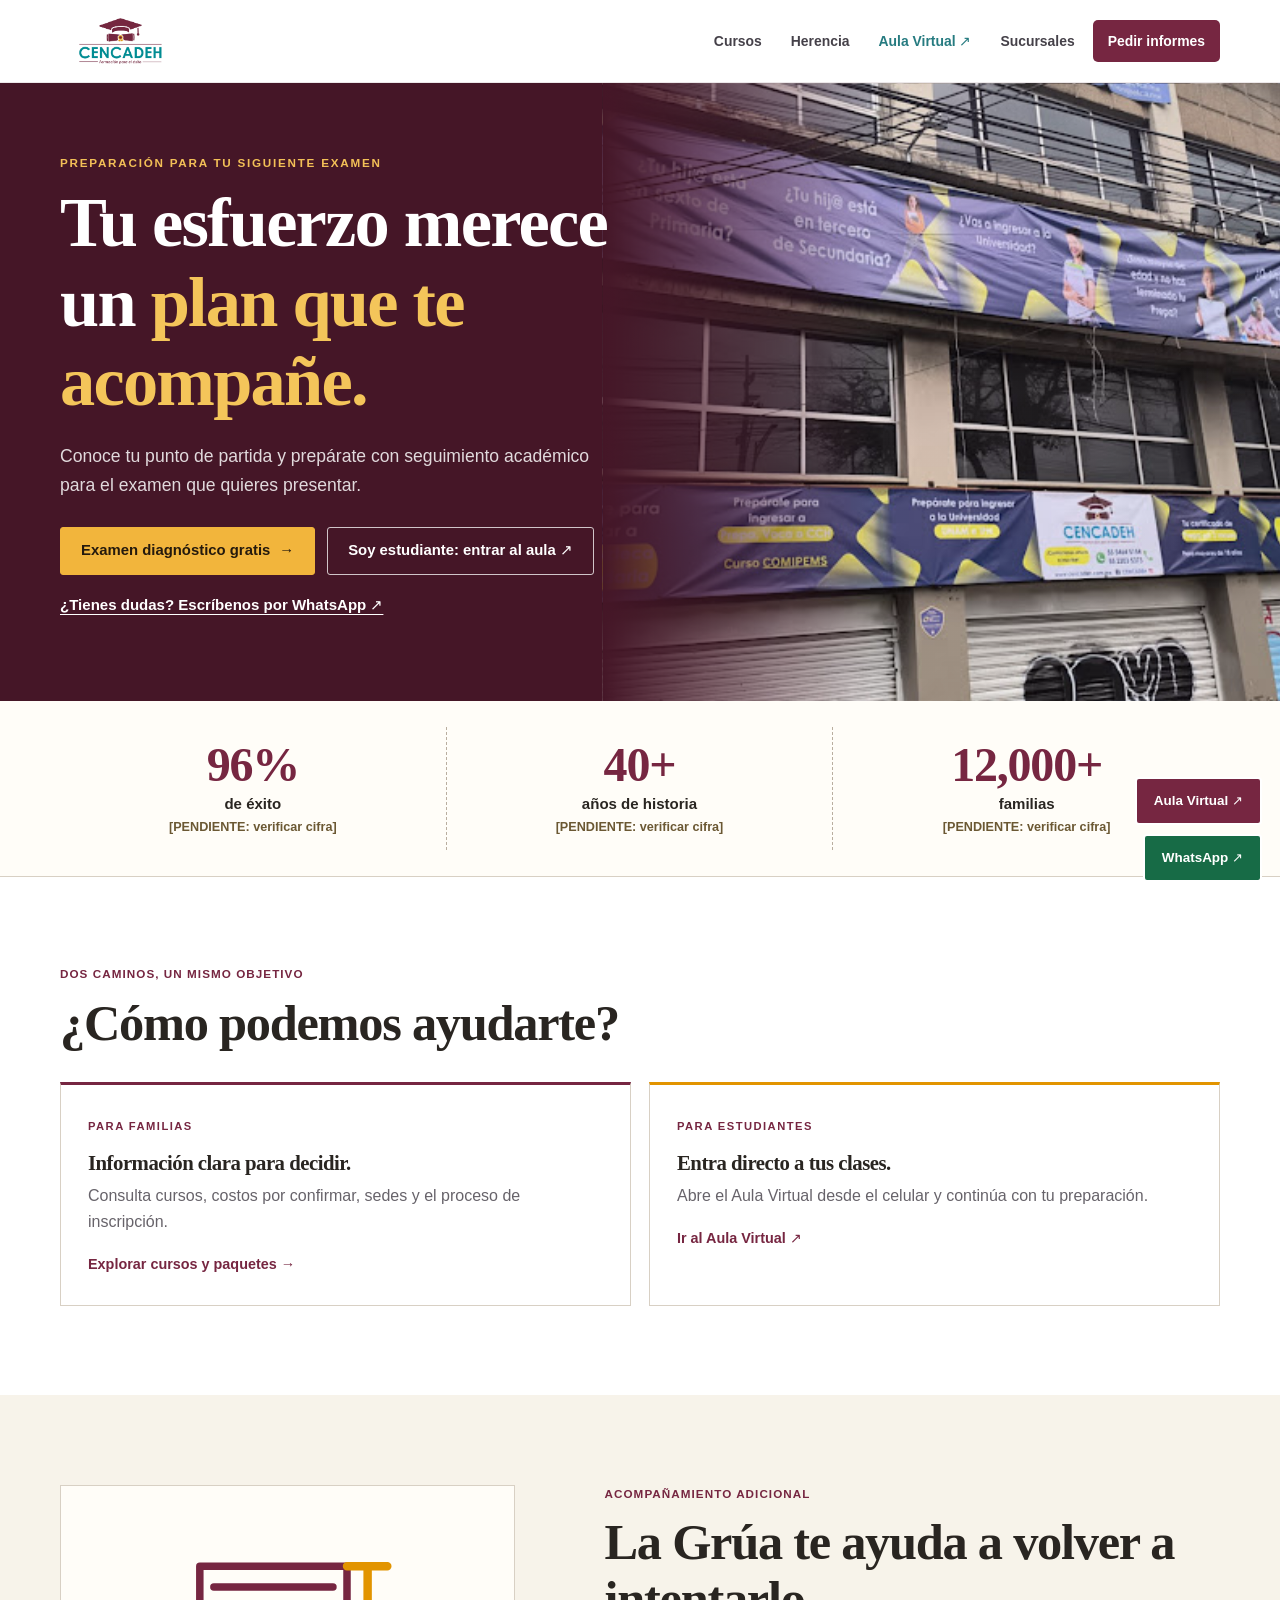
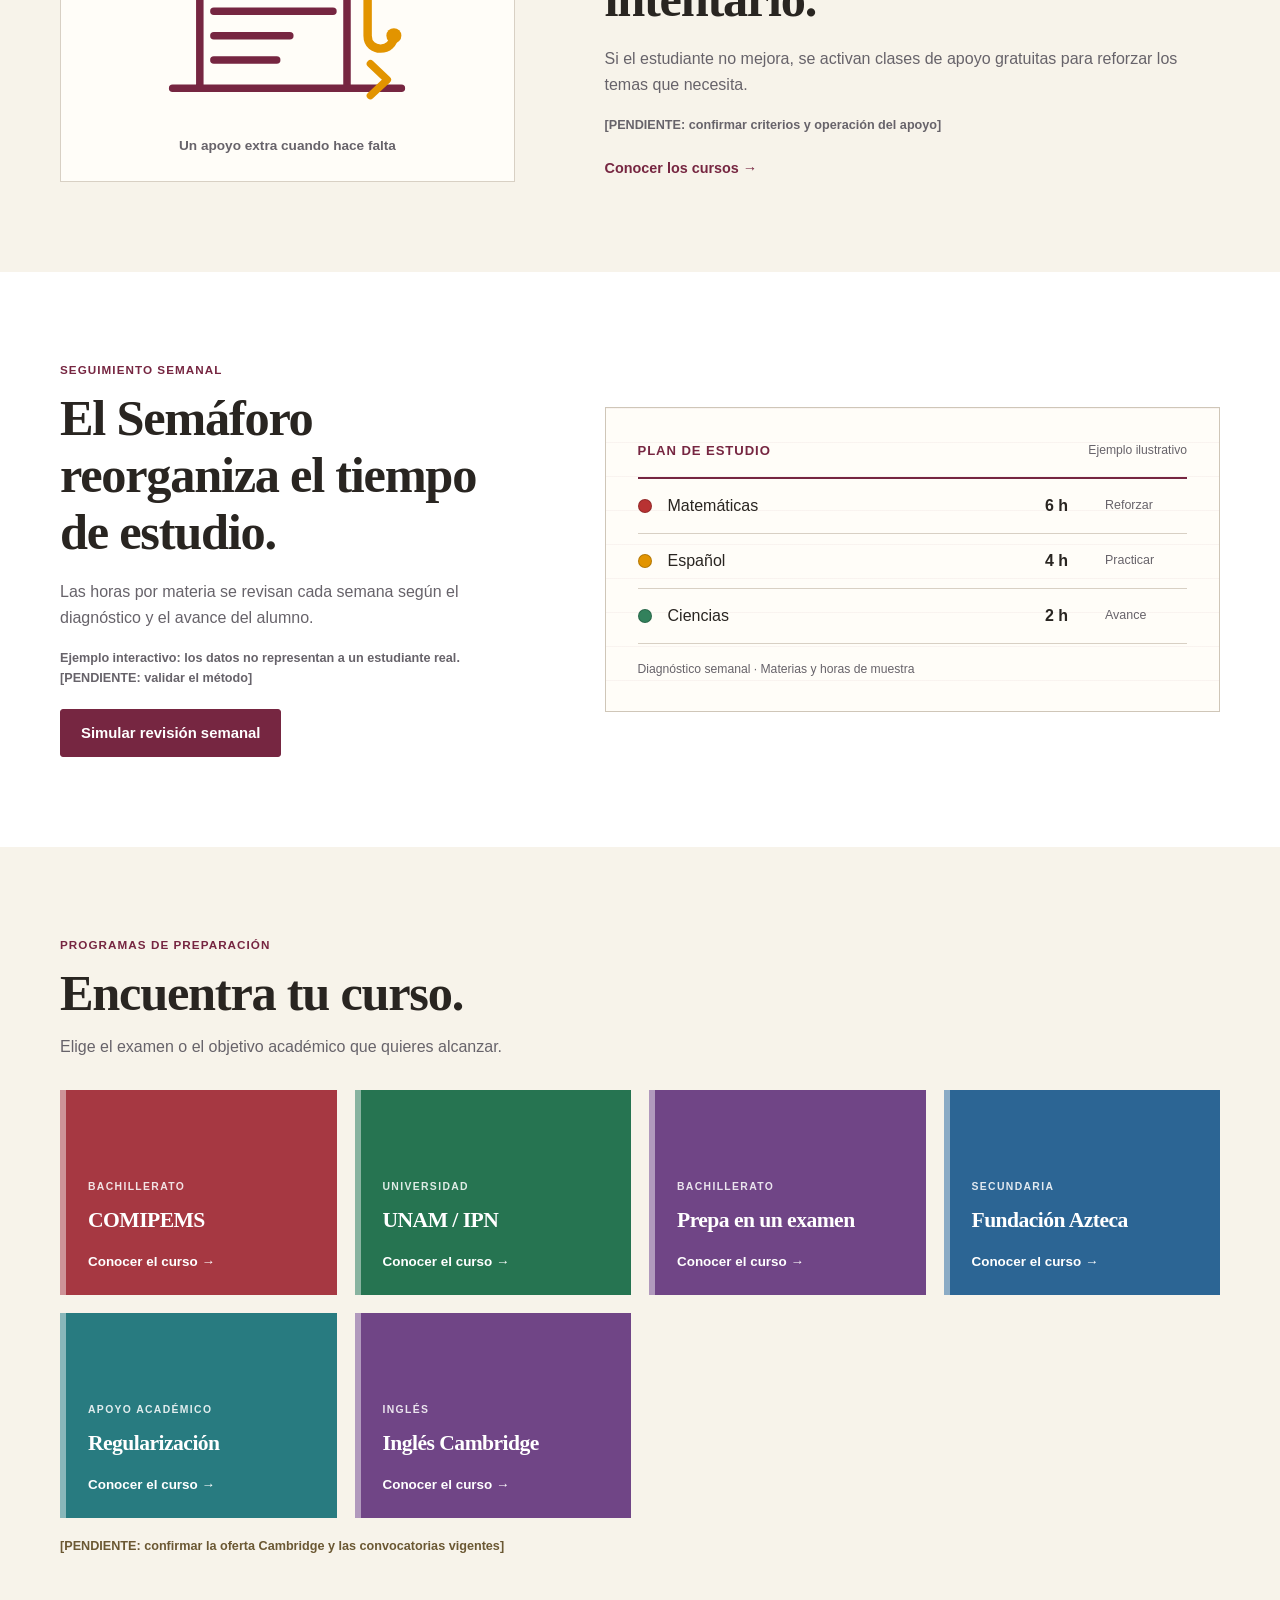
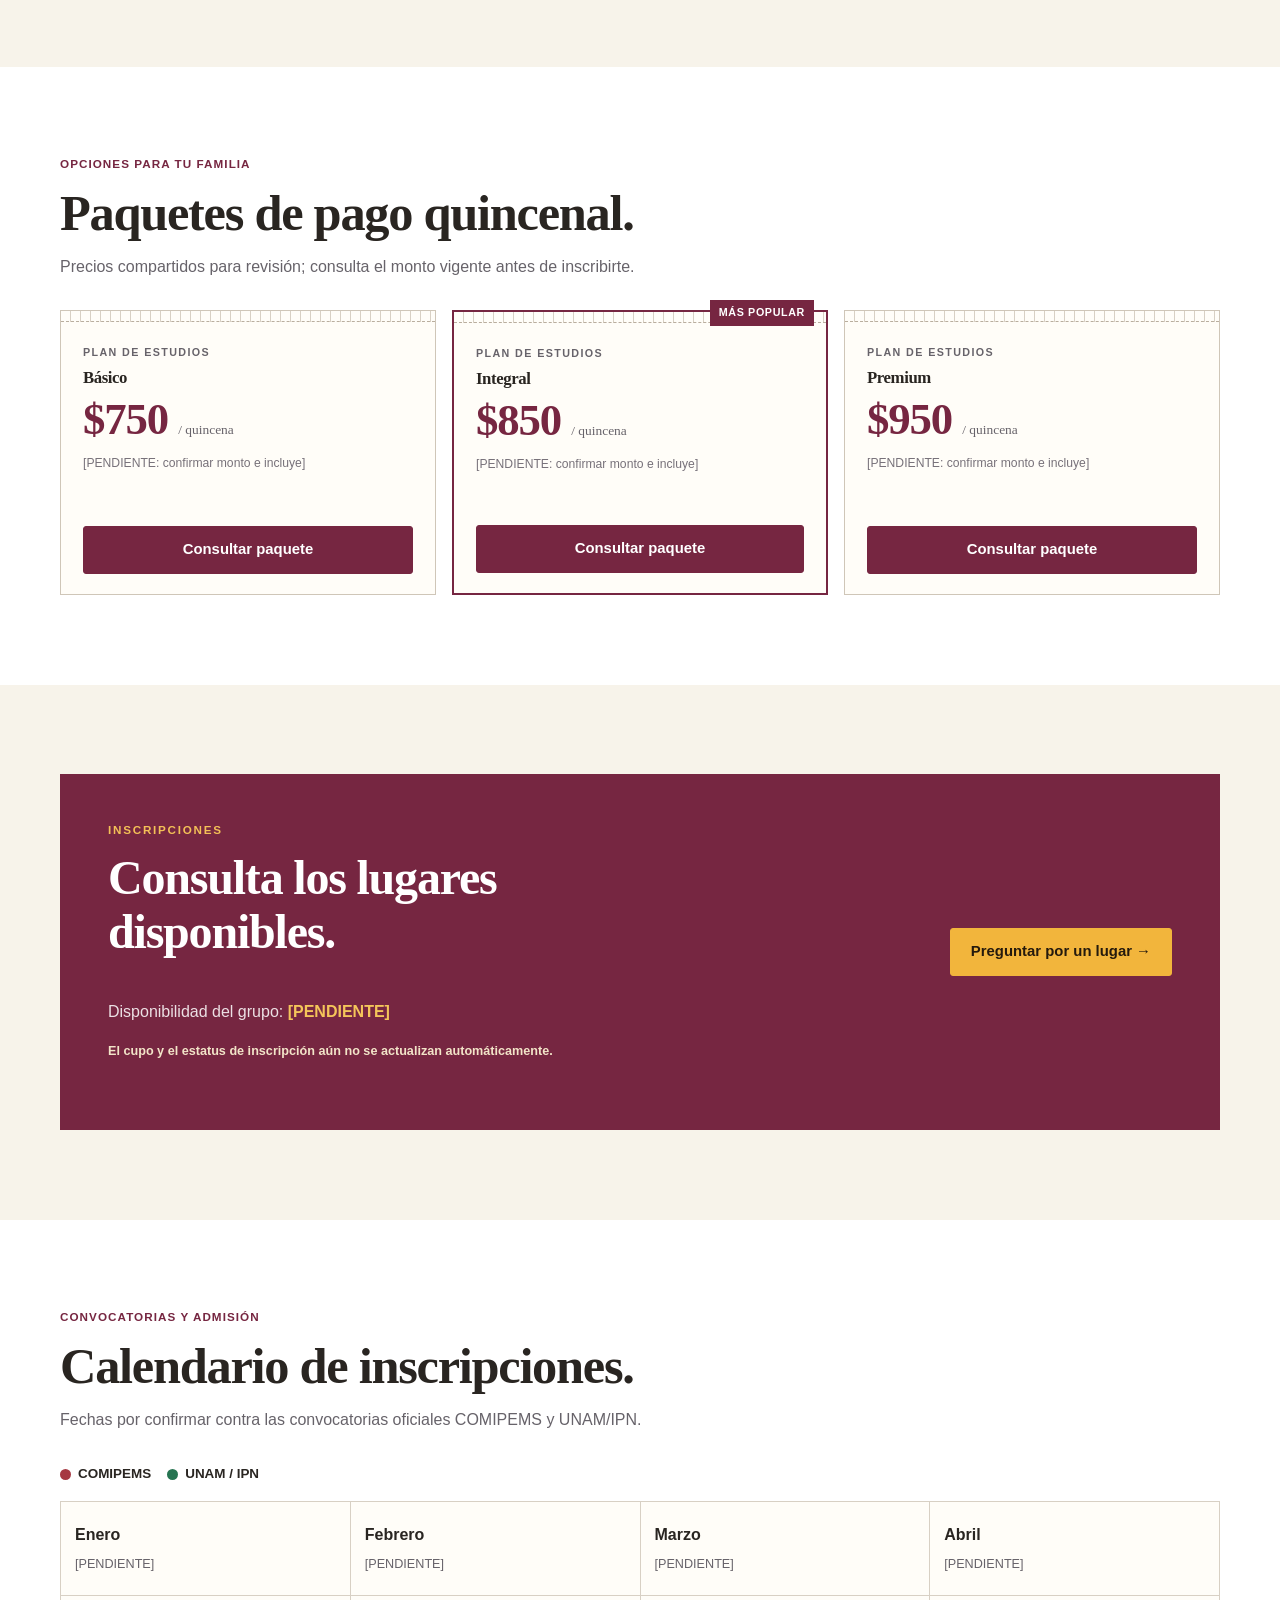
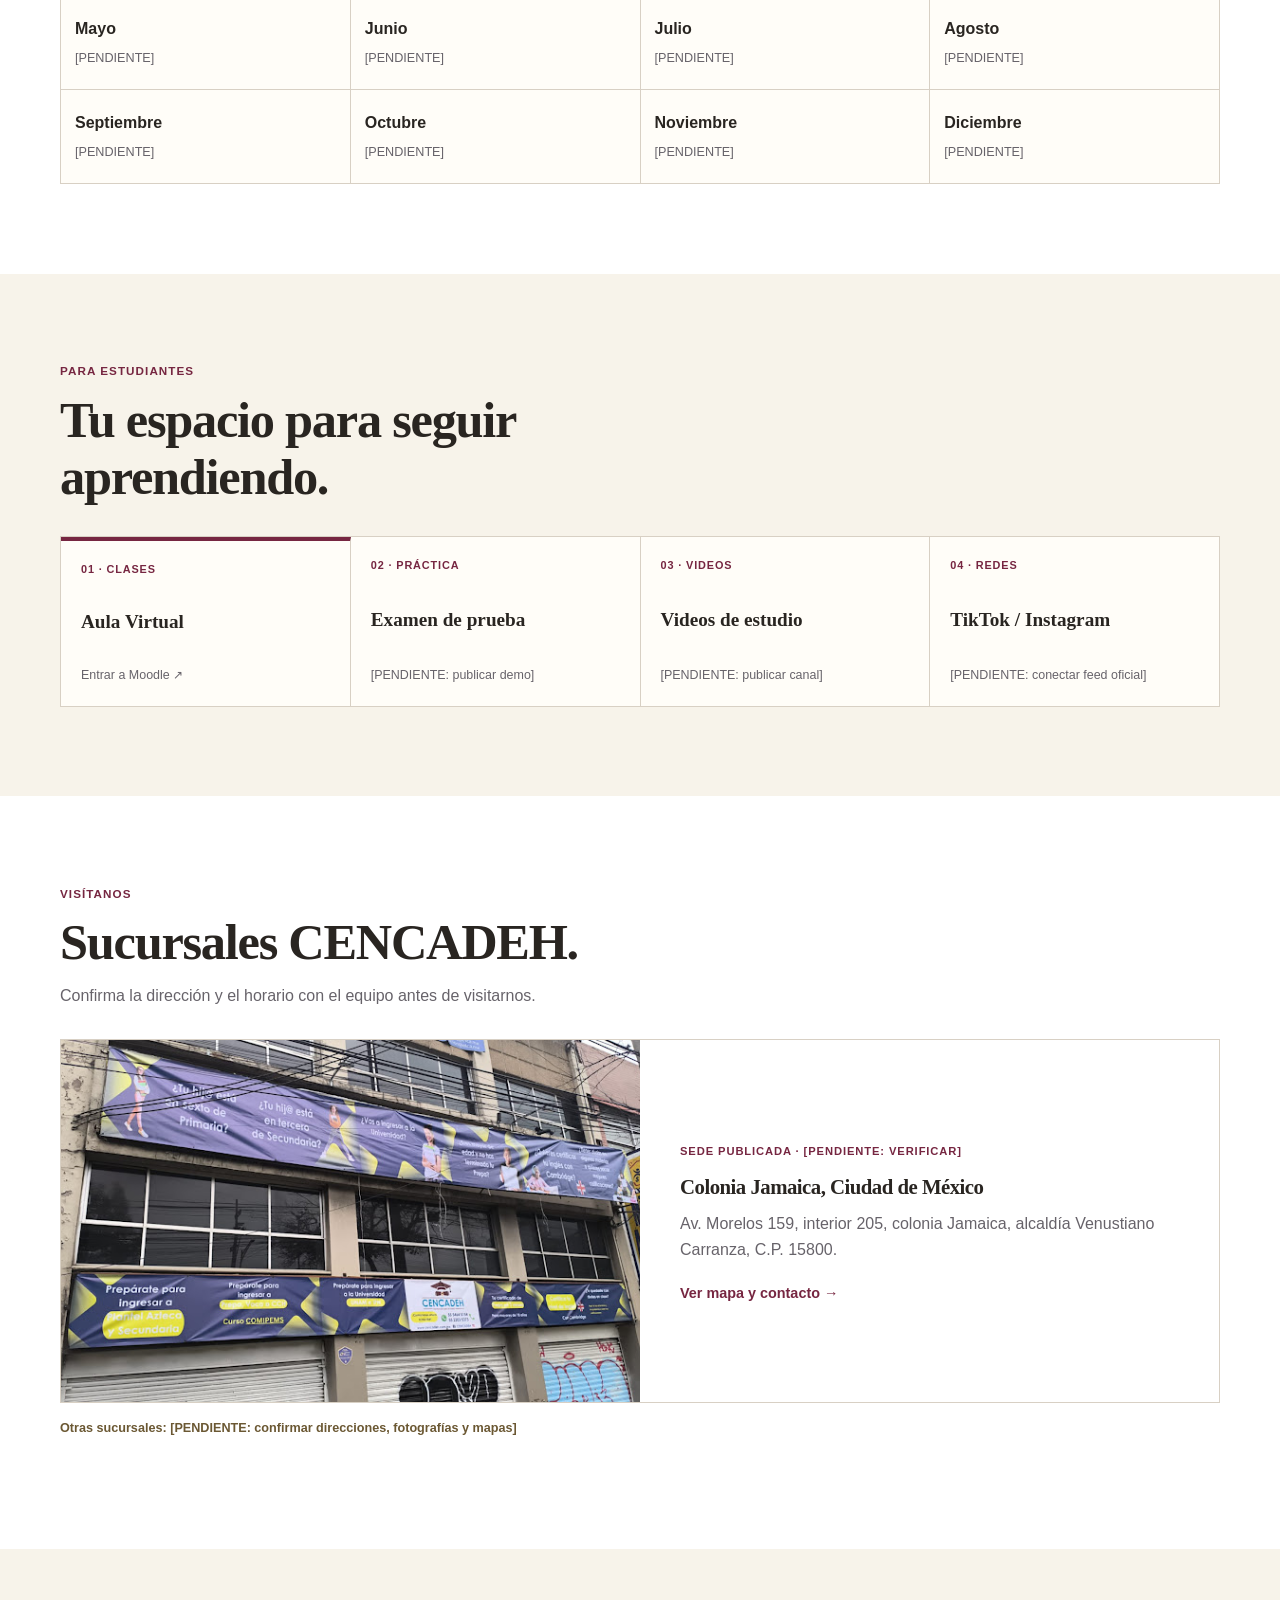
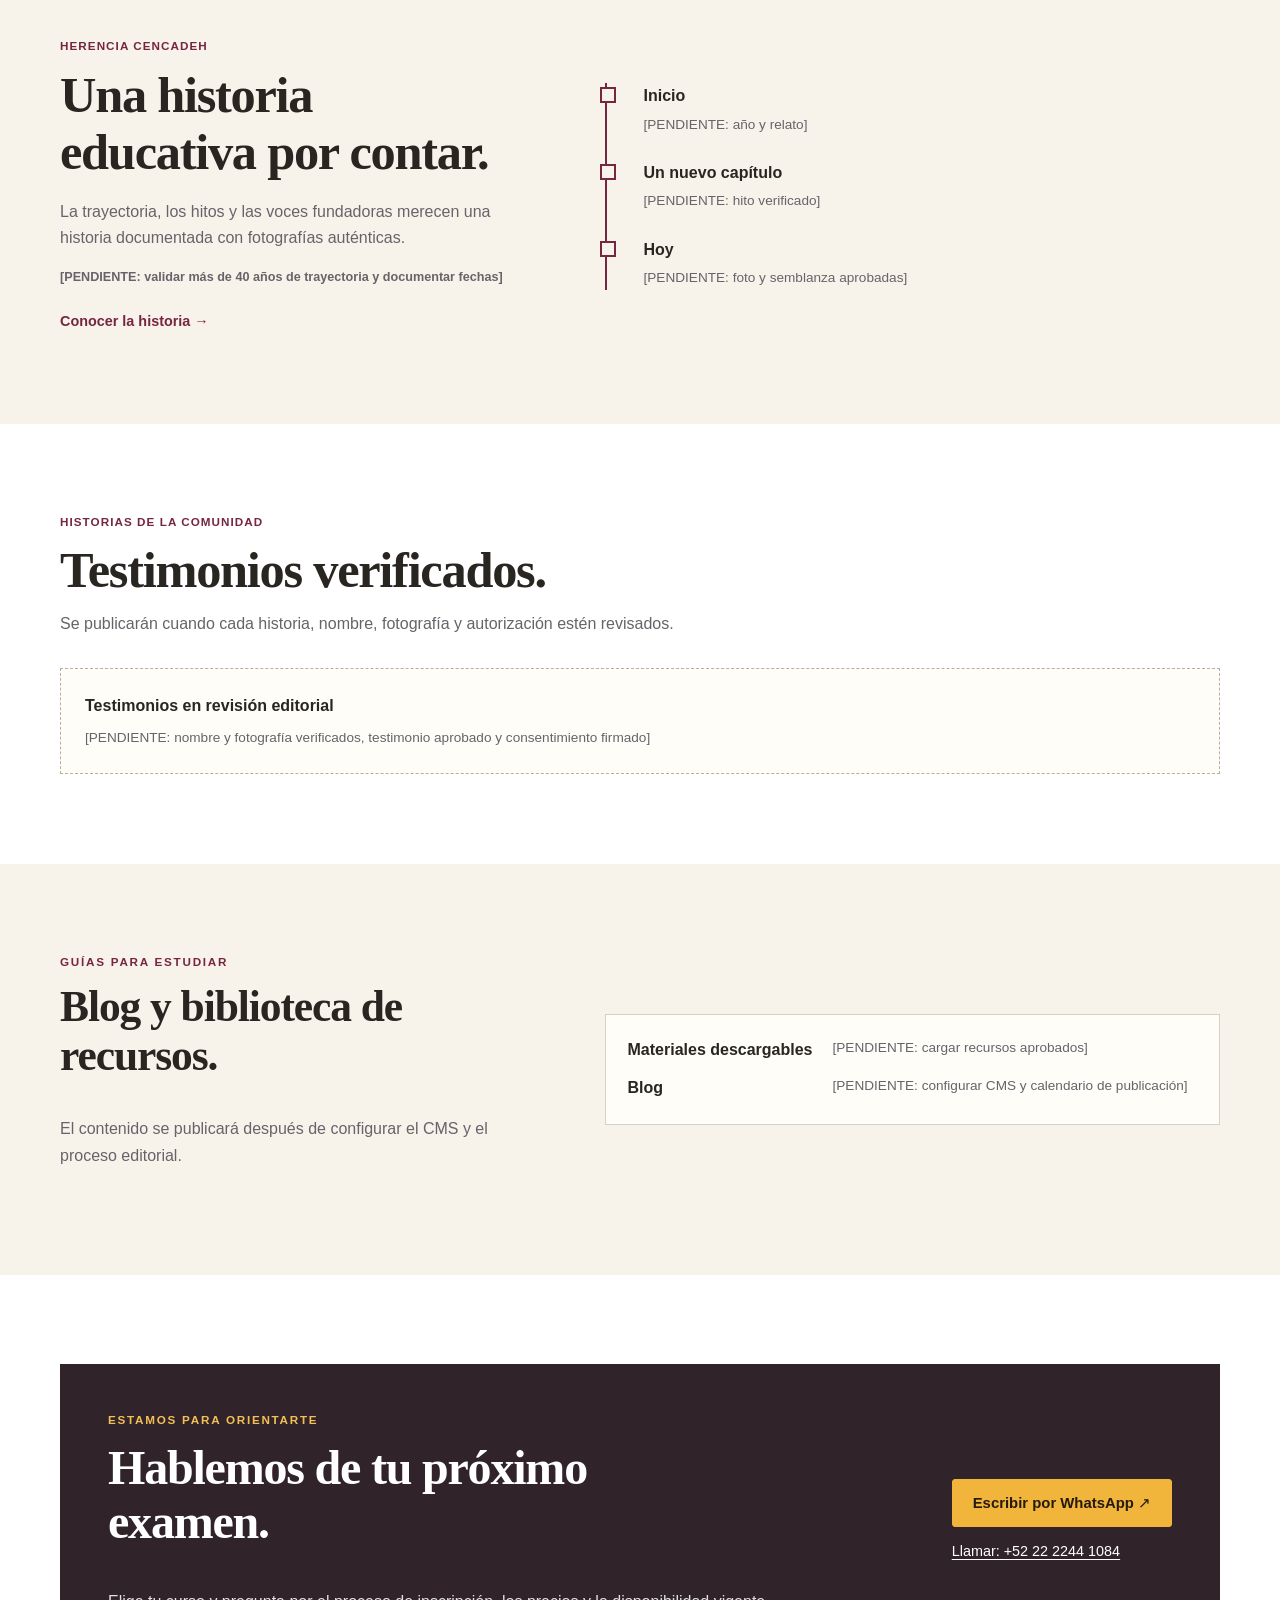
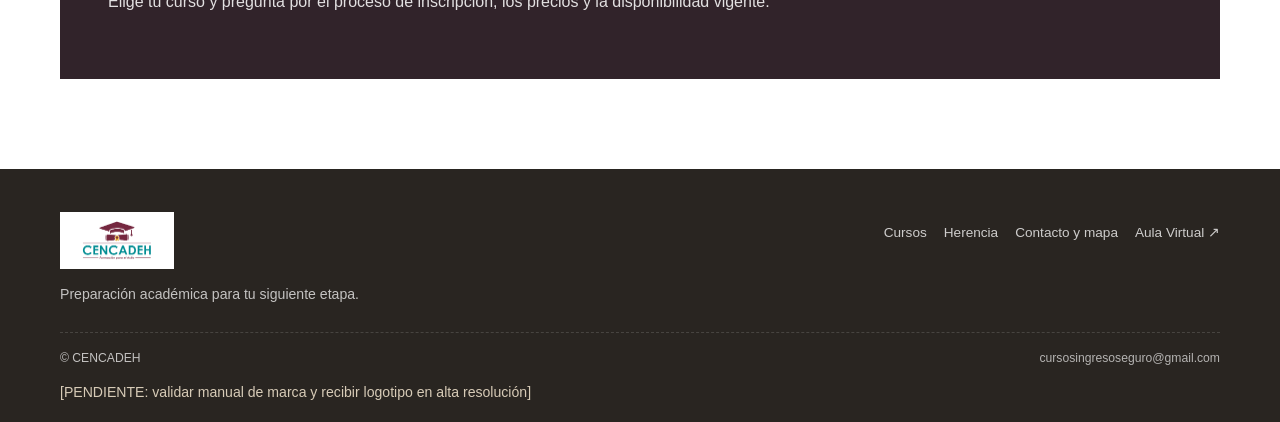
<file: index.html>
<!doctype html>
<html lang="es">
<head>
    <meta charset="utf-8">
    <meta name="viewport" content="width=device-width, initial-scale=1">
    <meta name="description" content="Prepara tu examen de ingreso con CENCADEH. Conoce los cursos, solicita tu examen diagnóstico gratis y consulta con un asesor.">
    <meta name="theme-color" content="#762641">
    <title>CENCADEH | Preparación para exámenes de ingreso</title>
    <link rel="icon" href="img/logocencadeh.png">
    <link rel="preload" as="image" href="img/cencadeh.jpg">
    <link rel="stylesheet" href="css/site.css">
</head>
<body>
    <a class="skip-link" href="#contenido">Saltar al contenido</a>
    <header class="site-header">
        <div class="container nav-shell">
            <a class="brand" href="index.html" aria-label="CENCADEH, inicio"><img src="img/logocencadeh.png" alt="CENCADEH" width="178" height="52"></a>
            <button class="nav-toggle" type="button" data-menu-button aria-expanded="false" aria-controls="main-navigation" aria-label="Abrir menú"><span class="nav-toggle-icon" aria-hidden="true"></span></button>
            <nav class="main-nav" id="main-navigation" data-main-nav aria-label="Navegación principal">
                <a href="courses.html">Cursos</a>
                <a href="cencadeh.html">Herencia</a>
                <a class="nav-student" href="https://www.cencadeh.com.mx/aulavirtual/" target="_blank" rel="noopener noreferrer">Aula Virtual ↗</a>
                <a href="contact.html#ubicacion">Sucursales</a>
                <a class="nav-cta" href="contact.html">Pedir informes</a>
            </nav>
        </div>
    </header>
    <main id="contenido">
        <section class="hero">
            <div class="hero-content">
                <div class="hero-copy">
                    <p class="eyebrow eyebrow-light">Preparación para tu siguiente examen</p>
                    <h1>Tu esfuerzo merece un <span>plan que te acompañe.</span></h1>
                    <p>Conoce tu punto de partida y prepárate con seguimiento académico para el examen que quieres presentar.</p>
                    <div class="hero-actions">
                        <a class="button button-gold" href="https://wa.me/525522035373?text=Hola%20CENCADEH%2C%20quiero%20solicitar%20informes%20sobre%20el%20examen%20diagn%C3%B3stico%20gratis." target="_blank" rel="noopener noreferrer">Examen diagnóstico gratis <span aria-hidden="true">→</span></a>
                        <a class="button button-outline" href="https://www.cencadeh.com.mx/aulavirtual/" target="_blank" rel="noopener noreferrer">Soy estudiante: entrar al aula ↗</a>
                    </div>
                    <a class="hero-whatsapp" href="https://wa.me/525522035373?text=Hola%20CENCADEH%2C%20quiero%20informes%20de%20sus%20cursos." target="_blank" rel="noopener noreferrer">¿Tienes dudas? Escríbenos por WhatsApp ↗</a>
                </div>
            </div>
        </section>

        <section class="trust-strip" aria-label="Cifras institucionales pendientes de verificación">
            <div class="container trust-grid">
                <article class="trust-seal"><span class="seal-number">96%</span><span class="seal-label">de éxito</span><span class="pending-label">[PENDIENTE: verificar cifra]</span></article>
                <article class="trust-seal"><span class="seal-number">40+</span><span class="seal-label">años de historia</span><span class="pending-label">[PENDIENTE: verificar cifra]</span></article>
                <article class="trust-seal"><span class="seal-number">12,000+</span><span class="seal-label">familias</span><span class="pending-label">[PENDIENTE: verificar cifra]</span></article>
            </div>
        </section>

        <section class="section audience-section" aria-labelledby="audiencias">
            <div class="container">
                <div class="section-heading"><p class="eyebrow">Dos caminos, un mismo objetivo</p><h2 id="audiencias">¿Cómo podemos ayudarte?</h2></div>
                <div class="audience-grid">
                    <article class="audience-card"><span class="card-index">PARA FAMILIAS</span><h3>Información clara para decidir.</h3><p>Consulta cursos, costos por confirmar, sedes y el proceso de inscripción.</p><a class="text-link" href="courses.html">Explorar cursos y paquetes →</a></article>
                    <article class="audience-card"><span class="card-index">PARA ESTUDIANTES</span><h3>Entra directo a tus clases.</h3><p>Abre el Aula Virtual desde el celular y continúa con tu preparación.</p><a class="text-link" href="https://www.cencadeh.com.mx/aulavirtual/" target="_blank" rel="noopener noreferrer">Ir al Aula Virtual ↗</a></article>
                </div>
            </div>
        </section>

        <section class="section feature-section" id="grua" aria-labelledby="grua-title">
            <div class="container feature-layout">
                <div class="feature-illustration" aria-hidden="true">
                    <svg viewBox="0 0 320 240" role="img">
                        <path d="M38 190h244M67 190V60h157v130M82 82h127M82 108h127M82 134h81M82 160h67" fill="none" stroke="currentColor" stroke-width="8" stroke-linecap="round" stroke-linejoin="round"/>
                        <path d="M224 60h43m-21 0v74c0 19 28 18 28 0" fill="none" stroke="#e29400" stroke-width="9" stroke-linecap="round"/>
                        <circle cx="274" cy="134" r="8" fill="#e29400"/>
                        <path d="m249 164 18 17-18 17" fill="none" stroke="#e29400" stroke-width="8" stroke-linecap="round" stroke-linejoin="round"/>
                    </svg>
                    <span>Un apoyo extra cuando hace falta</span>
                </div>
                <div class="feature-copy">
                    <p class="eyebrow">Acompañamiento adicional</p>
                    <h2 id="grua-title">La Grúa te ayuda a volver a intentarlo.</h2>
                    <p>Si el estudiante no mejora, se activan clases de apoyo gratuitas para reforzar los temas que necesita.</p>
                    <p class="pending-note">[PENDIENTE: confirmar criterios y operación del apoyo]</p>
                    <a class="text-link" href="courses.html">Conocer los cursos →</a>
                </div>
            </div>
        </section>

        <section class="section semaforo-section" id="semaforo" aria-labelledby="semaforo-title">
            <div class="container semaforo-layout">
                <div class="feature-copy">
                    <p class="eyebrow">Seguimiento semanal</p>
                    <h2 id="semaforo-title">El Semáforo reorganiza el tiempo de estudio.</h2>
                    <p>Las horas por materia se revisan cada semana según el diagnóstico y el avance del alumno.</p>
                    <p class="pending-note">Ejemplo interactivo: los datos no representan a un estudiante real. [PENDIENTE: validar el método]</p>
                    <button class="button" type="button" data-semaforo-button aria-controls="semaforo-tablero">Simular revisión semanal</button>
                </div>
                <div class="study-board" id="semaforo-tablero" aria-label="Ejemplo de distribución semanal de horas por materia" aria-live="polite">
                    <div class="board-heading"><strong>PLAN DE ESTUDIO</strong><span>Ejemplo ilustrativo</span></div>
                    <div class="study-row" data-study-row data-state="red"><span class="study-light" aria-hidden="true"></span><span>Matemáticas</span><strong data-hours>6 h</strong><span class="study-status">Reforzar</span></div>
                    <div class="study-row" data-study-row data-state="yellow"><span class="study-light" aria-hidden="true"></span><span>Español</span><strong data-hours>4 h</strong><span class="study-status">Practicar</span></div>
                    <div class="study-row" data-study-row data-state="green"><span class="study-light" aria-hidden="true"></span><span>Ciencias</span><strong data-hours>2 h</strong><span class="study-status">Avance</span></div>
                    <div class="board-footer">Diagnóstico semanal · Materias y horas de muestra</div>
                </div>
            </div>
        </section>

        <section class="section course-section" id="cursos" aria-labelledby="cursos-title">
            <div class="container">
                <div class="section-heading"><p class="eyebrow">Programas de preparación</p><h2 id="cursos-title">Encuentra tu curso.</h2><p>Elige el examen o el objetivo académico que quieres alcanzar.</p></div>
                <div class="course-grid">
                    <a class="course-card" data-course="red" href="bachillerato.html"><span class="course-type">BACHILLERATO</span><h3>COMIPEMS</h3><span class="course-arrow">Conocer el curso →</span></a>
                    <a class="course-card" data-course="green" href="unamipn.html"><span class="course-type">UNIVERSIDAD</span><h3>UNAM / IPN</h3><span class="course-arrow">Conocer el curso →</span></a>
                    <a class="course-card" data-course="purple" href="prepa1.html"><span class="course-type">BACHILLERATO</span><h3>Prepa en un examen</h3><span class="course-arrow">Conocer el curso →</span></a>
                    <a class="course-card" data-course="blue" href="fundacionazteca.html"><span class="course-type">SECUNDARIA</span><h3>Fundación Azteca</h3><span class="course-arrow">Conocer el curso →</span></a>
                    <a class="course-card" data-course="teal" href="regularizacion.html"><span class="course-type">APOYO ACADÉMICO</span><h3>Regularización</h3><span class="course-arrow">Conocer el curso →</span></a>
                    <a class="course-card" data-course="purple" href="ingles.html"><span class="course-type">INGLÉS</span><h3>Inglés Cambridge</h3><span class="course-arrow">Conocer el curso →</span></a>
                </div>
                <p class="pending-note">[PENDIENTE: confirmar la oferta Cambridge y las convocatorias vigentes]</p>
            </div>
        </section>

        <section class="section price-section" id="precios" aria-labelledby="precios-title">
            <div class="container">
                <div class="section-heading"><p class="eyebrow">Opciones para tu familia</p><h2 id="precios-title">Paquetes de pago quincenal.</h2><p>Precios compartidos para revisión; consulta el monto vigente antes de inscribirte.</p></div>
                <div class="price-grid">
                    <article class="price-card"><span class="ticket-kicker">PLAN DE ESTUDIOS</span><h3 class="plan-label">Básico</h3><p class="price">$750 <small>/ quincena</small></p><p class="price-caveat">[PENDIENTE: confirmar monto e incluye]</p><a class="button" href="contact.html#contacto">Consultar paquete</a></article>
                    <article class="price-card featured"><span class="popular-label">MÁS POPULAR</span><span class="ticket-kicker">PLAN DE ESTUDIOS</span><h3 class="plan-label">Integral</h3><p class="price">$850 <small>/ quincena</small></p><p class="price-caveat">[PENDIENTE: confirmar monto e incluye]</p><a class="button" href="contact.html#contacto">Consultar paquete</a></article>
                    <article class="price-card"><span class="ticket-kicker">PLAN DE ESTUDIOS</span><h3 class="plan-label">Premium</h3><p class="price">$950 <small>/ quincena</small></p><p class="price-caveat">[PENDIENTE: confirmar monto e incluye]</p><a class="button" href="contact.html#contacto">Consultar paquete</a></article>
                </div>
            </div>
        </section>

        <section class="section enrollment-section" aria-labelledby="enrollment-title">
            <div class="container enrollment-panel">
                <div><p class="eyebrow eyebrow-light">Inscripciones</p><h2 id="enrollment-title">Consulta los lugares disponibles.</h2><p>Disponibilidad del grupo: <strong>[PENDIENTE]</strong></p><span class="pending-note pending-note-light">El cupo y el estatus de inscripción aún no se actualizan automáticamente.</span></div>
                <a class="button button-gold" href="contact.html#contacto">Preguntar por un lugar →</a>
            </div>
        </section>

        <section class="section calendar-section" aria-labelledby="calendar-title">
            <div class="container">
                <div class="section-heading"><p class="eyebrow">Convocatorias y admisión</p><h2 id="calendar-title">Calendario de inscripciones.</h2><p>Fechas por confirmar contra las convocatorias oficiales COMIPEMS y UNAM/IPN.</p></div>
                <div class="calendar-key"><span><i class="calendar-dot calendar-dot-red"></i> COMIPEMS</span><span><i class="calendar-dot calendar-dot-green"></i> UNAM / IPN</span></div>
                <div class="calendar-grid" aria-label="Calendario de inscripción, fechas por confirmar">
                    <div class="calendar-month"><strong>Enero</strong><span>[PENDIENTE]</span></div><div class="calendar-month"><strong>Febrero</strong><span>[PENDIENTE]</span></div><div class="calendar-month"><strong>Marzo</strong><span>[PENDIENTE]</span></div><div class="calendar-month"><strong>Abril</strong><span>[PENDIENTE]</span></div><div class="calendar-month"><strong>Mayo</strong><span>[PENDIENTE]</span></div><div class="calendar-month"><strong>Junio</strong><span>[PENDIENTE]</span></div><div class="calendar-month"><strong>Julio</strong><span>[PENDIENTE]</span></div><div class="calendar-month"><strong>Agosto</strong><span>[PENDIENTE]</span></div><div class="calendar-month"><strong>Septiembre</strong><span>[PENDIENTE]</span></div><div class="calendar-month"><strong>Octubre</strong><span>[PENDIENTE]</span></div><div class="calendar-month"><strong>Noviembre</strong><span>[PENDIENTE]</span></div><div class="calendar-month"><strong>Diciembre</strong><span>[PENDIENTE]</span></div>
                </div>
            </div>
        </section>

        <section class="section student-section" id="estudiantes" aria-labelledby="student-title">
            <div class="container">
                <div class="section-heading"><p class="eyebrow">Para estudiantes</p><h2 id="student-title">Tu espacio para seguir aprendiendo.</h2></div>
                <div class="student-resource-grid">
                    <a class="resource-link resource-primary" href="https://www.cencadeh.com.mx/aulavirtual/" target="_blank" rel="noopener noreferrer"><span>01 · CLASES</span><strong>Aula Virtual</strong><small>Entrar a Moodle ↗</small></a>
                    <div class="resource-link"><span>02 · PRÁCTICA</span><strong>Examen de prueba</strong><small>[PENDIENTE: publicar demo]</small></div>
                    <div class="resource-link"><span>03 · VIDEOS</span><strong>Videos de estudio</strong><small>[PENDIENTE: publicar canal]</small></div>
                    <div class="resource-link"><span>04 · REDES</span><strong>TikTok / Instagram</strong><small>[PENDIENTE: conectar feed oficial]</small></div>
                </div>
            </div>
        </section>

        <section class="section branch-section" id="sucursales" aria-labelledby="branch-title">
            <div class="container">
                <div class="section-heading"><p class="eyebrow">Visítanos</p><h2 id="branch-title">Sucursales CENCADEH.</h2><p>Confirma la dirección y el horario con el equipo antes de visitarnos.</p></div>
                <div class="branch-card">
                    <img class="branch-photo" src="img/cencadeh.jpg" alt="Fachada actualmente publicada de CENCADEH en Ciudad de México" width="680" height="383" loading="lazy">
                    <div class="branch-copy"><span class="branch-label">SEDE PUBLICADA · [PENDIENTE: VERIFICAR]</span><h3>Colonia Jamaica, Ciudad de México</h3><p>Av. Morelos 159, interior 205, colonia Jamaica, alcaldía Venustiano Carranza, C.P. 15800.</p><a class="text-link" href="contact.html#ubicacion">Ver mapa y contacto →</a></div>
                </div>
                <p class="pending-note">Otras sucursales: [PENDIENTE: confirmar direcciones, fotografías y mapas]</p>
            </div>
        </section>

        <section class="section heritage-section" aria-labelledby="heritage-title">
            <div class="container heritage-layout">
                <div><p class="eyebrow">Herencia CENCADEH</p><h2 id="heritage-title">Una historia educativa por contar.</h2><p>La trayectoria, los hitos y las voces fundadoras merecen una historia documentada con fotografías auténticas.</p><p class="pending-note">[PENDIENTE: validar más de 40 años de trayectoria y documentar fechas]</p><a class="text-link" href="cencadeh.html">Conocer la historia →</a></div>
                <div class="timeline" aria-label="Línea de tiempo pendiente de documentar"><div class="timeline-item"><strong>Inicio</strong><span>[PENDIENTE: año y relato]</span></div><div class="timeline-item"><strong>Un nuevo capítulo</strong><span>[PENDIENTE: hito verificado]</span></div><div class="timeline-item"><strong>Hoy</strong><span>[PENDIENTE: foto y semblanza aprobadas]</span></div></div>
            </div>
        </section>

        <section class="section testimonial-section" aria-labelledby="testimonial-title">
            <div class="container">
                <div class="section-heading"><p class="eyebrow">Historias de la comunidad</p><h2 id="testimonial-title">Testimonios verificados.</h2><p>Se publicarán cuando cada historia, nombre, fotografía y autorización estén revisados.</p></div>
                <div class="editorial-placeholder"><strong>Testimonios en revisión editorial</strong><span>[PENDIENTE: nombre y fotografía verificados, testimonio aprobado y consentimiento firmado]</span></div>
            </div>
        </section>

        <section class="section resources-section" aria-labelledby="resources-title">
            <div class="container resources-layout">
                <div><p class="eyebrow">Guías para estudiar</p><h2 id="resources-title">Blog y biblioteca de recursos.</h2><p>El contenido se publicará después de configurar el CMS y el proceso editorial.</p></div>
                <div class="resource-pending"><strong>Materiales descargables</strong><span>[PENDIENTE: cargar recursos aprobados]</span><strong>Blog</strong><span>[PENDIENTE: configurar CMS y calendario de publicación]</span></div>
            </div>
        </section>

        <section class="section contact-section" id="contacto" aria-labelledby="contact-title">
            <div class="container contact-panel">
                <div><p class="eyebrow eyebrow-light">Estamos para orientarte</p><h2 id="contact-title">Hablemos de tu próximo examen.</h2><p>Elige tu curso y pregunta por el proceso de inscripción, los precios y la disponibilidad vigente.</p></div>
                <div class="contact-actions"><a class="button button-gold" href="https://wa.me/525522035373?text=Hola%20CENCADEH%2C%20quiero%20informes%20de%20inscripci%C3%B3n." target="_blank" rel="noopener noreferrer">Escribir por WhatsApp ↗</a><a class="contact-phone" href="tel:+522222441084">Llamar: +52 22 2244 1084</a></div>
            </div>
        </section>
    </main>
    <footer class="footer">
        <div class="container"><div class="footer-main"><div><a class="footer-brand" href="index.html" aria-label="CENCADEH, inicio"><img src="img/logocencadeh.png" alt="CENCADEH" width="150" height="43" loading="lazy"></a><p>Preparación académica para tu siguiente etapa.</p></div><nav class="footer-links" aria-label="Enlaces del pie"><a href="courses.html">Cursos</a><a href="cencadeh.html">Herencia</a><a href="contact.html">Contacto y mapa</a><a href="https://www.cencadeh.com.mx/aulavirtual/" target="_blank" rel="noopener noreferrer">Aula Virtual ↗</a></nav></div><div class="footer-bottom"><span>© CENCADEH</span><a href="mailto:cursosingresoseguro@gmail.com">cursosingresoseguro@gmail.com</a></div><p class="footer-pending">[PENDIENTE: validar manual de marca y recibir logotipo en alta resolución]</p></div>
    </footer>
    <script src="js/site.js" defer></script>
</body>
</html>
</file>
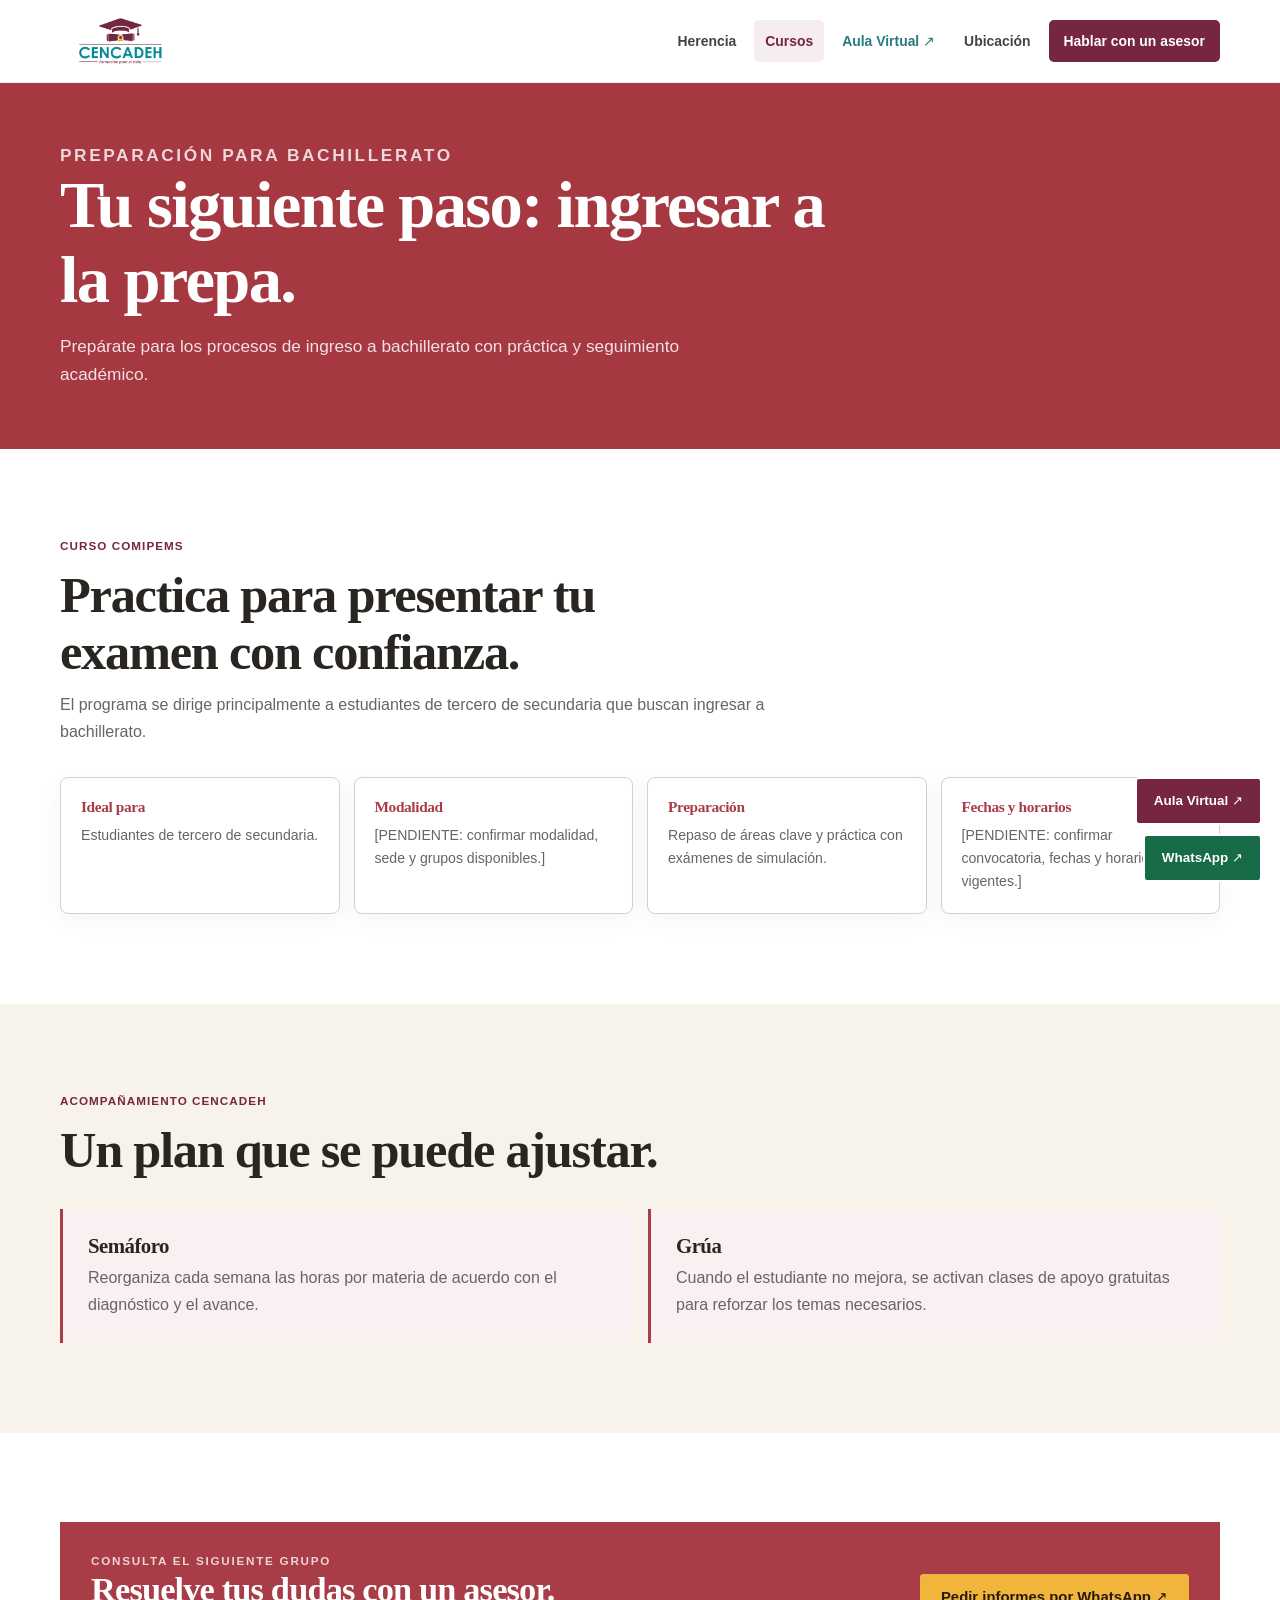
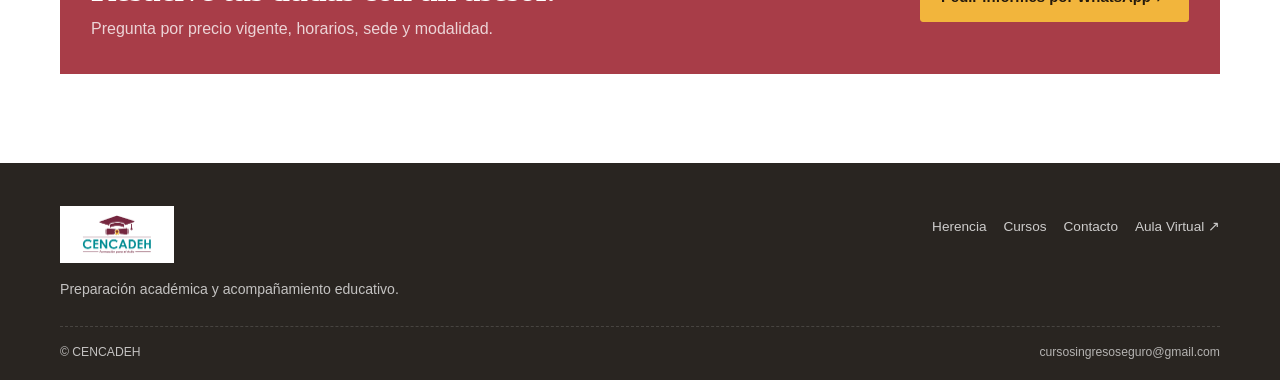
<file: bachillerato.html>
<!doctype html>
<html lang="es">
<head>
    <meta charset="utf-8">
    <meta name="viewport" content="width=device-width, initial-scale=1">
    <meta name="description" content="Conoce la preparación CENCADEH para el examen de ingreso a bachillerato y consulta con un asesor.">
    <meta name="theme-color" content="#762641">
    <title>Curso COMIPEMS | Preparación CENCADEH</title>
    <link rel="icon" href="img/logocencadeh.png">
    <link rel="stylesheet" href="css/site.css">
</head>
<body>
    <a class="skip-link" href="#contenido">Saltar al contenido</a>
    <header class="site-header"><div class="container nav-shell">
        <a class="brand" href="index.html" aria-label="CENCADEH, inicio"><img src="img/logocencadeh.png" alt="CENCADEH" width="178" height="52"></a>
        <button class="nav-toggle" type="button" data-menu-button aria-expanded="false" aria-controls="main-navigation" aria-label="Abrir menú"><span class="nav-toggle-icon" aria-hidden="true"></span></button>
        <nav class="main-nav" id="main-navigation" data-main-nav aria-label="Navegación principal">
            <a href="cencadeh.html">Herencia</a><a href="courses.html" aria-current="page">Cursos</a><a class="nav-student" href="https://www.cencadeh.com.mx/aulavirtual/" target="_blank" rel="noopener noreferrer">Aula Virtual ↗</a><a href="contact.html#ubicacion">Ubicación</a><a class="nav-cta" href="contact.html">Hablar con un asesor</a>
        </nav>
    </div></header>
    <main id="contenido" data-course-theme="red">
        <section class="page-hero" data-course="red"><div class="page-hero-content"><p class="eyebrow">Preparación para bachillerato</p><h1>Tu siguiente paso: ingresar a la prepa.</h1><p>Prepárate para los procesos de ingreso a bachillerato con práctica y seguimiento académico.</p></div></section>
        <section class="section"><div class="container">
            <div class="section-heading"><p class="eyebrow">Curso COMIPEMS</p><h2>Practica para presentar tu examen con confianza.</h2><p>El programa se dirige principalmente a estudiantes de tercero de secundaria que buscan ingresar a bachillerato.</p></div>
            <div class="details-grid">
                <article class="detail-card"><h3>Ideal para</h3><p>Estudiantes de tercero de secundaria.</p></article>
                <article class="detail-card"><h3>Modalidad</h3><p>[PENDIENTE: confirmar modalidad, sede y grupos disponibles.]</p></article>
                <article class="detail-card"><h3>Preparación</h3><p>Repaso de áreas clave y práctica con exámenes de simulación.</p></article>
                <article class="detail-card"><h3>Fechas y horarios</h3><p>[PENDIENTE: confirmar convocatoria, fechas y horarios vigentes.]</p></article>
            </div>
        </div></section>
        <section class="section section-soft"><div class="container">
            <div class="section-heading"><p class="eyebrow">Acompañamiento CENCADEH</p><h2>Un plan que se puede ajustar.</h2></div>
            <div class="benefit-list">
                <article class="benefit-card"><h3>Semáforo</h3><p>Reorganiza cada semana las horas por materia de acuerdo con el diagnóstico y el avance.</p></article>
                <article class="benefit-card"><h3>Grúa</h3><p>Cuando el estudiante no mejora, se activan clases de apoyo gratuitas para reforzar los temas necesarios.</p></article>
            </div>
        </div></section>
        <section class="section"><div class="container cta-panel"><div><p class="eyebrow eyebrow-light">Consulta el siguiente grupo</p><h2>Resuelve tus dudas con un asesor.</h2><p>Pregunta por precio vigente, horarios, sede y modalidad.</p></div><a class="button button-gold" href="https://wa.me/525522035373?text=Hola%20CENCADEH%2C%20quiero%20informes%20del%20curso%20de%20ingreso%20a%20bachillerato." target="_blank" rel="noopener noreferrer">Pedir informes por WhatsApp ↗</a></div></section>
    </main>
    <footer class="footer"><div class="container"><div class="footer-main"><div><a class="footer-brand" href="index.html"><img src="img/logocencadeh.png" alt="CENCADEH" width="150" height="43" loading="lazy"></a><p>Preparación académica y acompañamiento educativo.</p></div><nav class="footer-links" aria-label="Enlaces del pie"><a href="cencadeh.html">Herencia</a><a href="courses.html">Cursos</a><a href="contact.html">Contacto</a><a href="https://www.cencadeh.com.mx/aulavirtual/" target="_blank" rel="noopener noreferrer">Aula Virtual ↗</a></nav></div><div class="footer-bottom"><span>© CENCADEH</span><a href="mailto:cursosingresoseguro@gmail.com">cursosingresoseguro@gmail.com</a></div></div></footer>
    <script src="js/site.js" defer></script>
</body>
</html>
</file>
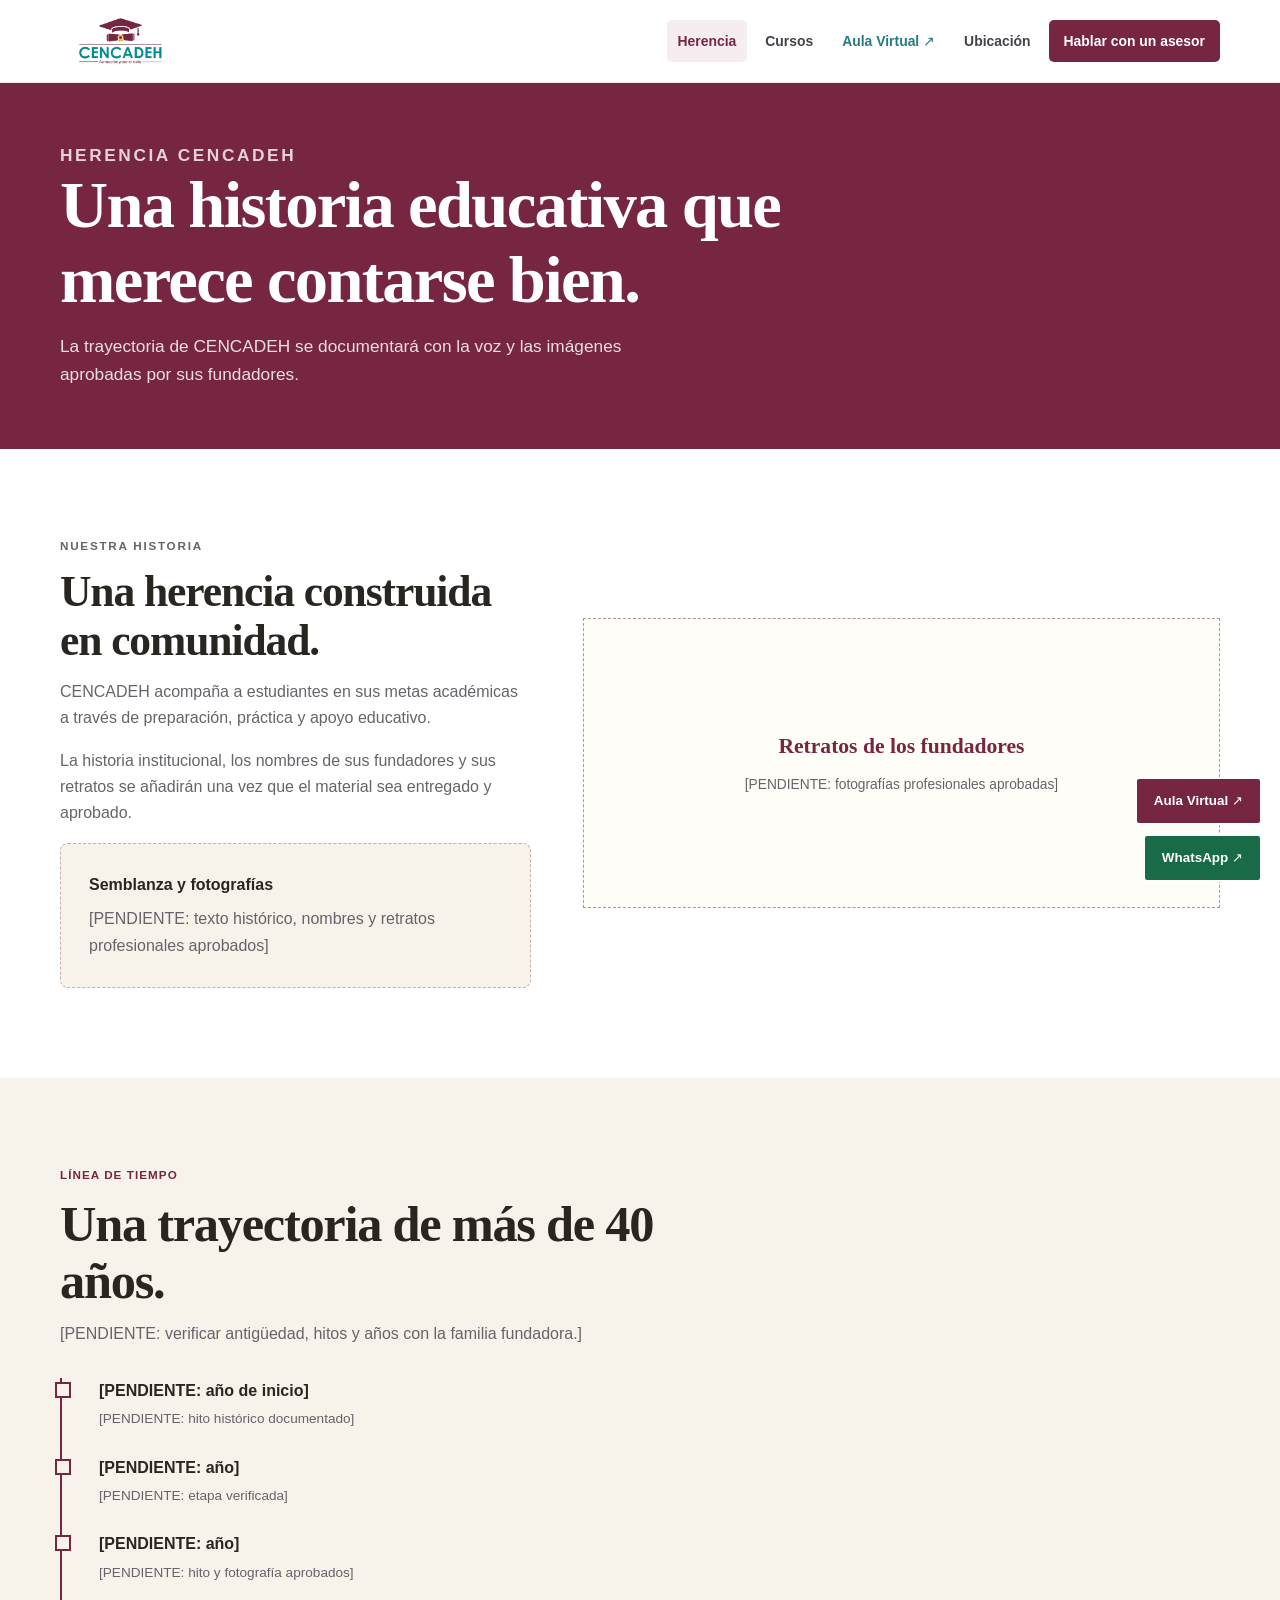
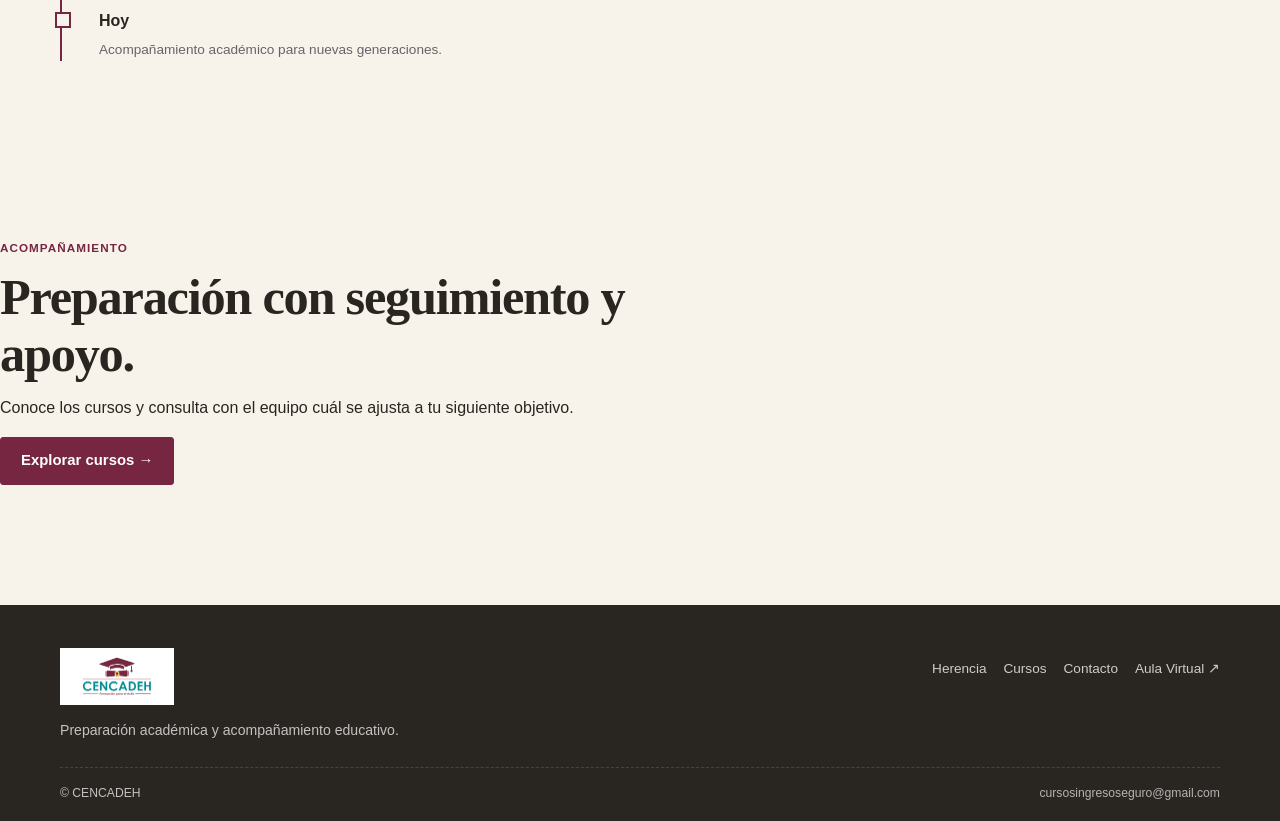
<file: cencadeh.html>
<!doctype html>
<html lang="es">
<head>
    <meta charset="utf-8">
    <meta name="viewport" content="width=device-width, initial-scale=1">
    <meta name="description" content="Conoce la historia y herencia educativa de CENCADEH.">
    <meta name="theme-color" content="#762641">
    <title>Herencia CENCADEH | Nuestra historia</title>
    <link rel="icon" href="img/logocencadeh.png">
    <link rel="stylesheet" href="css/site.css">
</head>
<body>
    <a class="skip-link" href="#contenido">Saltar al contenido</a>
    <header class="site-header"><div class="container nav-shell">
        <a class="brand" href="index.html" aria-label="CENCADEH, inicio"><img src="img/logocencadeh.png" alt="CENCADEH" width="178" height="52"></a>
        <button class="nav-toggle" type="button" data-menu-button aria-expanded="false" aria-controls="main-navigation" aria-label="Abrir menú"><span class="nav-toggle-icon" aria-hidden="true"></span></button>
        <nav class="main-nav" id="main-navigation" data-main-nav aria-label="Navegación principal">
            <a href="cencadeh.html" aria-current="page">Herencia</a><a href="courses.html">Cursos</a><a class="nav-student" href="https://www.cencadeh.com.mx/aulavirtual/" target="_blank" rel="noopener noreferrer">Aula Virtual ↗</a><a href="contact.html#ubicacion">Ubicación</a><a class="nav-cta" href="contact.html">Hablar con un asesor</a>
        </nav>
    </div></header>
    <main id="contenido">
        <section class="page-hero"><div class="page-hero-content"><p class="eyebrow">Herencia CENCADEH</p><h1>Una historia educativa que merece contarse bien.</h1><p>La trayectoria de CENCADEH se documentará con la voz y las imágenes aprobadas por sus fundadores.</p></div></section>
        <section class="section"><div class="container about-grid">
            <div class="about-copy"><p class="eyebrow">Nuestra historia</p><h2>Una herencia construida en comunidad.</h2><p>CENCADEH acompaña a estudiantes en sus metas académicas a través de preparación, práctica y apoyo educativo.</p><p>La historia institucional, los nombres de sus fundadores y sus retratos se añadirán una vez que el material sea entregado y aprobado.</p><div class="heritage-panel"><strong>Semblanza y fotografías</strong><p>[PENDIENTE: texto histórico, nombres y retratos profesionales aprobados]</p></div></div>
            <div class="founder-photo-pending" role="img" aria-label="Retratos de los fundadores pendientes de aprobación"><strong>Retratos de los fundadores</strong><span>[PENDIENTE: fotografías profesionales aprobadas]</span></div>
        </div></section>
        <section class="section section-soft"><div class="container">
            <div class="section-heading"><p class="eyebrow">Línea de tiempo</p><h2>Una trayectoria de más de 40 años.</h2><p>[PENDIENTE: verificar antigüedad, hitos y años con la familia fundadora.]</p></div>
            <div class="timeline"><div class="timeline-item"><strong>[PENDIENTE: año de inicio]</strong><span>[PENDIENTE: hito histórico documentado]</span></div><div class="timeline-item"><strong>[PENDIENTE: año]</strong><span>[PENDIENTE: etapa verificada]</span></div><div class="timeline-item"><strong>[PENDIENTE: año]</strong><span>[PENDIENTE: hito y fotografía aprobados]</span></div><div class="timeline-item"><strong>Hoy</strong><span>Acompañamiento académico para nuevas generaciones.</span></div></div>
        </div></section>
        <section class="section section-soft"><div class="container section-heading"><p class="eyebrow">Acompañamiento</p><h2>Preparación con seguimiento y apoyo.</h2><p>Conoce los cursos y consulta con el equipo cuál se ajusta a tu siguiente objetivo.</p><a class="button" href="courses.html">Explorar cursos →</a></div></section>
    </main>
    <footer class="footer"><div class="container"><div class="footer-main">
        <div><a class="footer-brand" href="index.html"><img src="img/logocencadeh.png" alt="CENCADEH" width="150" height="43" loading="lazy"></a><p>Preparación académica y acompañamiento educativo.</p></div>
        <nav class="footer-links" aria-label="Enlaces del pie"><a href="cencadeh.html">Herencia</a><a href="courses.html">Cursos</a><a href="contact.html">Contacto</a><a href="https://www.cencadeh.com.mx/aulavirtual/" target="_blank" rel="noopener noreferrer">Aula Virtual ↗</a></nav>
    </div><div class="footer-bottom"><span>© CENCADEH</span><a href="mailto:cursosingresoseguro@gmail.com">cursosingresoseguro@gmail.com</a></div></div></footer>
    <script src="js/site.js" defer></script>
</body>
</html>
</file>
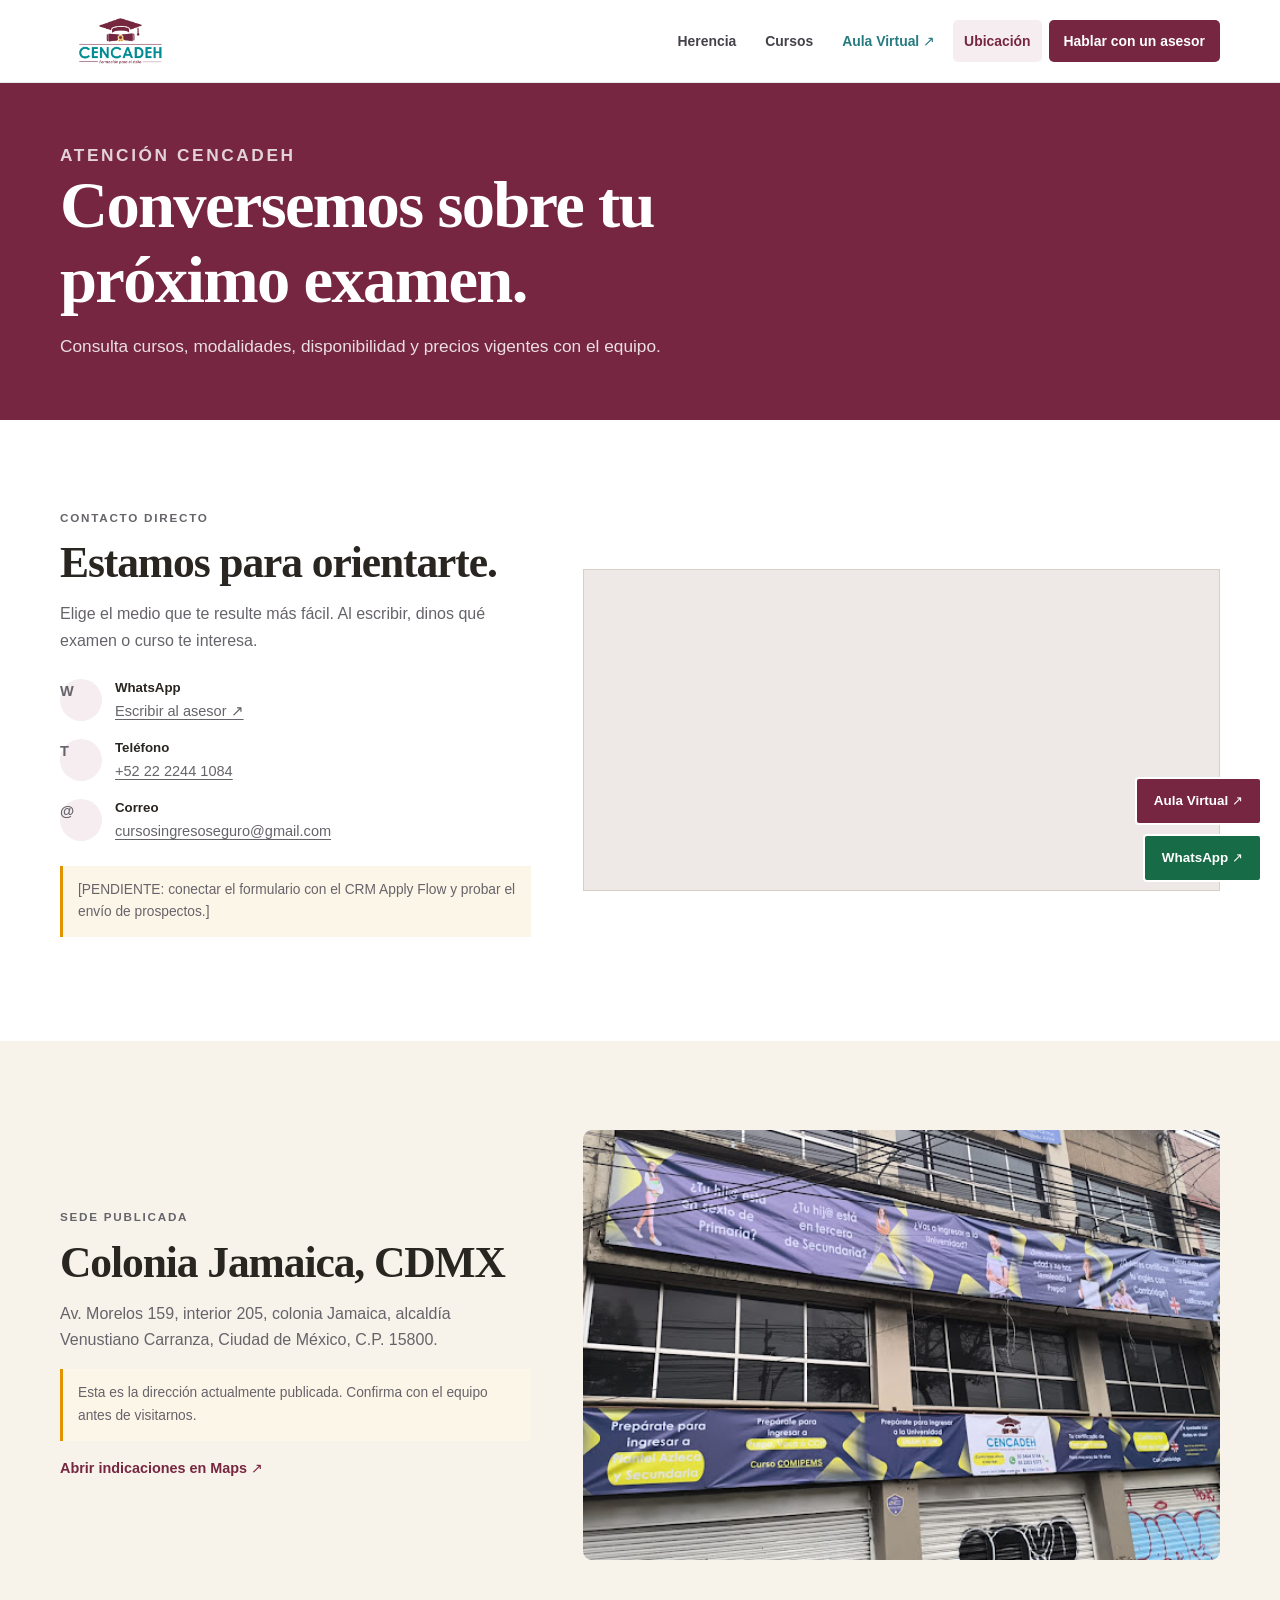
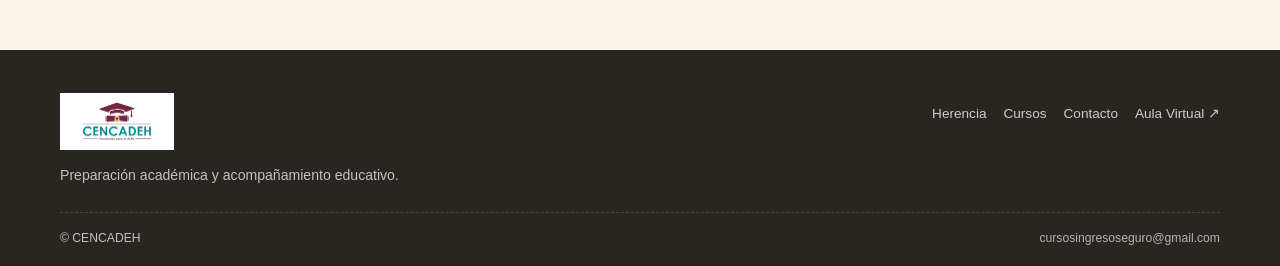
<file: contact.html>
<!doctype html>
<html lang="es">
<head>
    <meta charset="utf-8">
    <meta name="viewport" content="width=device-width, initial-scale=1">
    <meta name="description" content="Contacta a CENCADEH para consultar cursos, precios vigentes, horarios y ubicación.">
    <meta name="theme-color" content="#762641">
    <title>Contacto CENCADEH | Informes y ubicación</title>
    <link rel="icon" href="img/logocencadeh.png">
    <link rel="stylesheet" href="css/site.css">
</head>
<body>
    <a class="skip-link" href="#contenido">Saltar al contenido</a>
    <header class="site-header"><div class="container nav-shell">
        <a class="brand" href="index.html" aria-label="CENCADEH, inicio"><img src="img/logocencadeh.png" alt="CENCADEH" width="178" height="52"></a>
        <button class="nav-toggle" type="button" data-menu-button aria-expanded="false" aria-controls="main-navigation" aria-label="Abrir menú"><span class="nav-toggle-icon" aria-hidden="true"></span></button>
        <nav class="main-nav" id="main-navigation" data-main-nav aria-label="Navegación principal">
            <a href="cencadeh.html">Herencia</a><a href="courses.html">Cursos</a><a class="nav-student" href="https://www.cencadeh.com.mx/aulavirtual/" target="_blank" rel="noopener noreferrer">Aula Virtual ↗</a><a href="#ubicacion" aria-current="page">Ubicación</a><a class="nav-cta" href="#contacto">Hablar con un asesor</a>
        </nav>
    </div></header>
    <main id="contenido">
        <section class="page-hero"><div class="page-hero-content"><p class="eyebrow">Atención CENCADEH</p><h1>Conversemos sobre tu próximo examen.</h1><p>Consulta cursos, modalidades, disponibilidad y precios vigentes con el equipo.</p></div></section>
        <section class="section" id="contacto"><div class="container contact-grid">
            <div class="contact-copy">
                <p class="eyebrow">Contacto directo</p><h2>Estamos para orientarte.</h2>
                <p>Elige el medio que te resulte más fácil. Al escribir, dinos qué examen o curso te interesa.</p>
                <div class="contact-list">
                    <div class="contact-item"><span class="contact-icon" aria-hidden="true">W</span><div><strong>WhatsApp</strong><a href="https://wa.me/525522035373?text=Hola%20CENCADEH%2C%20quiero%20informes%20sobre%20sus%20cursos." target="_blank" rel="noopener noreferrer">Escribir al asesor ↗</a></div></div>
                    <div class="contact-item"><span class="contact-icon" aria-hidden="true">T</span><div><strong>Teléfono</strong><a href="tel:+522222441084">+52 22 2244 1084</a></div></div>
                    <div class="contact-item"><span class="contact-icon" aria-hidden="true">@</span><div><strong>Correo</strong><a href="mailto:cursosingresoseguro@gmail.com">cursosingresoseguro@gmail.com</a></div></div>
                </div>
                <p class="notice">[PENDIENTE: conectar el formulario con el CRM Apply Flow y probar el envío de prospectos.]</p>
            </div>
            <div class="map-frame"><iframe title="Mapa de la dirección publicada de CENCADEH en colonia Jamaica, Ciudad de México" src="https://www.google.com/maps?q=Av.%20Morelos%20159%20interior%20205%2C%20Jamaica%2C%20Venustiano%20Carranza%2C%20Ciudad%20de%20M%C3%A9xico&amp;output=embed" loading="lazy" referrerpolicy="no-referrer-when-downgrade"></iframe></div>
        </div></section>
        <section class="section section-soft" id="ubicacion"><div class="container location-grid">
            <div class="location-copy"><p class="eyebrow">Sede publicada</p><h2>Colonia Jamaica, CDMX</h2><p>Av. Morelos 159, interior 205, colonia Jamaica, alcaldía Venustiano Carranza, Ciudad de México, C.P. 15800.</p><p class="notice">Esta es la dirección actualmente publicada. Confirma con el equipo antes de visitarnos.</p><a class="text-link" href="https://www.google.com/maps/search/?api=1&amp;query=Av.+Morelos+159+interior+205+Colonia+Jamaica+Venustiano+Carranza+CDMX" target="_blank" rel="noopener noreferrer">Abrir indicaciones en Maps ↗</a></div>
            <img class="branch-photo" src="img/cencadeh.jpg" alt="Fachada de la sede publicada de CENCADEH en Ciudad de México" width="1366" height="768" loading="lazy">
        </div></section>
    </main>
    <footer class="footer"><div class="container"><div class="footer-main">
        <div><a class="footer-brand" href="index.html"><img src="img/logocencadeh.png" alt="CENCADEH" width="150" height="43" loading="lazy"></a><p>Preparación académica y acompañamiento educativo.</p></div>
        <nav class="footer-links" aria-label="Enlaces del pie"><a href="cencadeh.html">Herencia</a><a href="courses.html">Cursos</a><a href="contact.html">Contacto</a><a href="https://www.cencadeh.com.mx/aulavirtual/" target="_blank" rel="noopener noreferrer">Aula Virtual ↗</a></nav>
    </div><div class="footer-bottom"><span>© CENCADEH</span><a href="mailto:cursosingresoseguro@gmail.com">cursosingresoseguro@gmail.com</a></div></div></footer>
    <script src="js/site.js" defer></script>
</body>
</html>
</file>
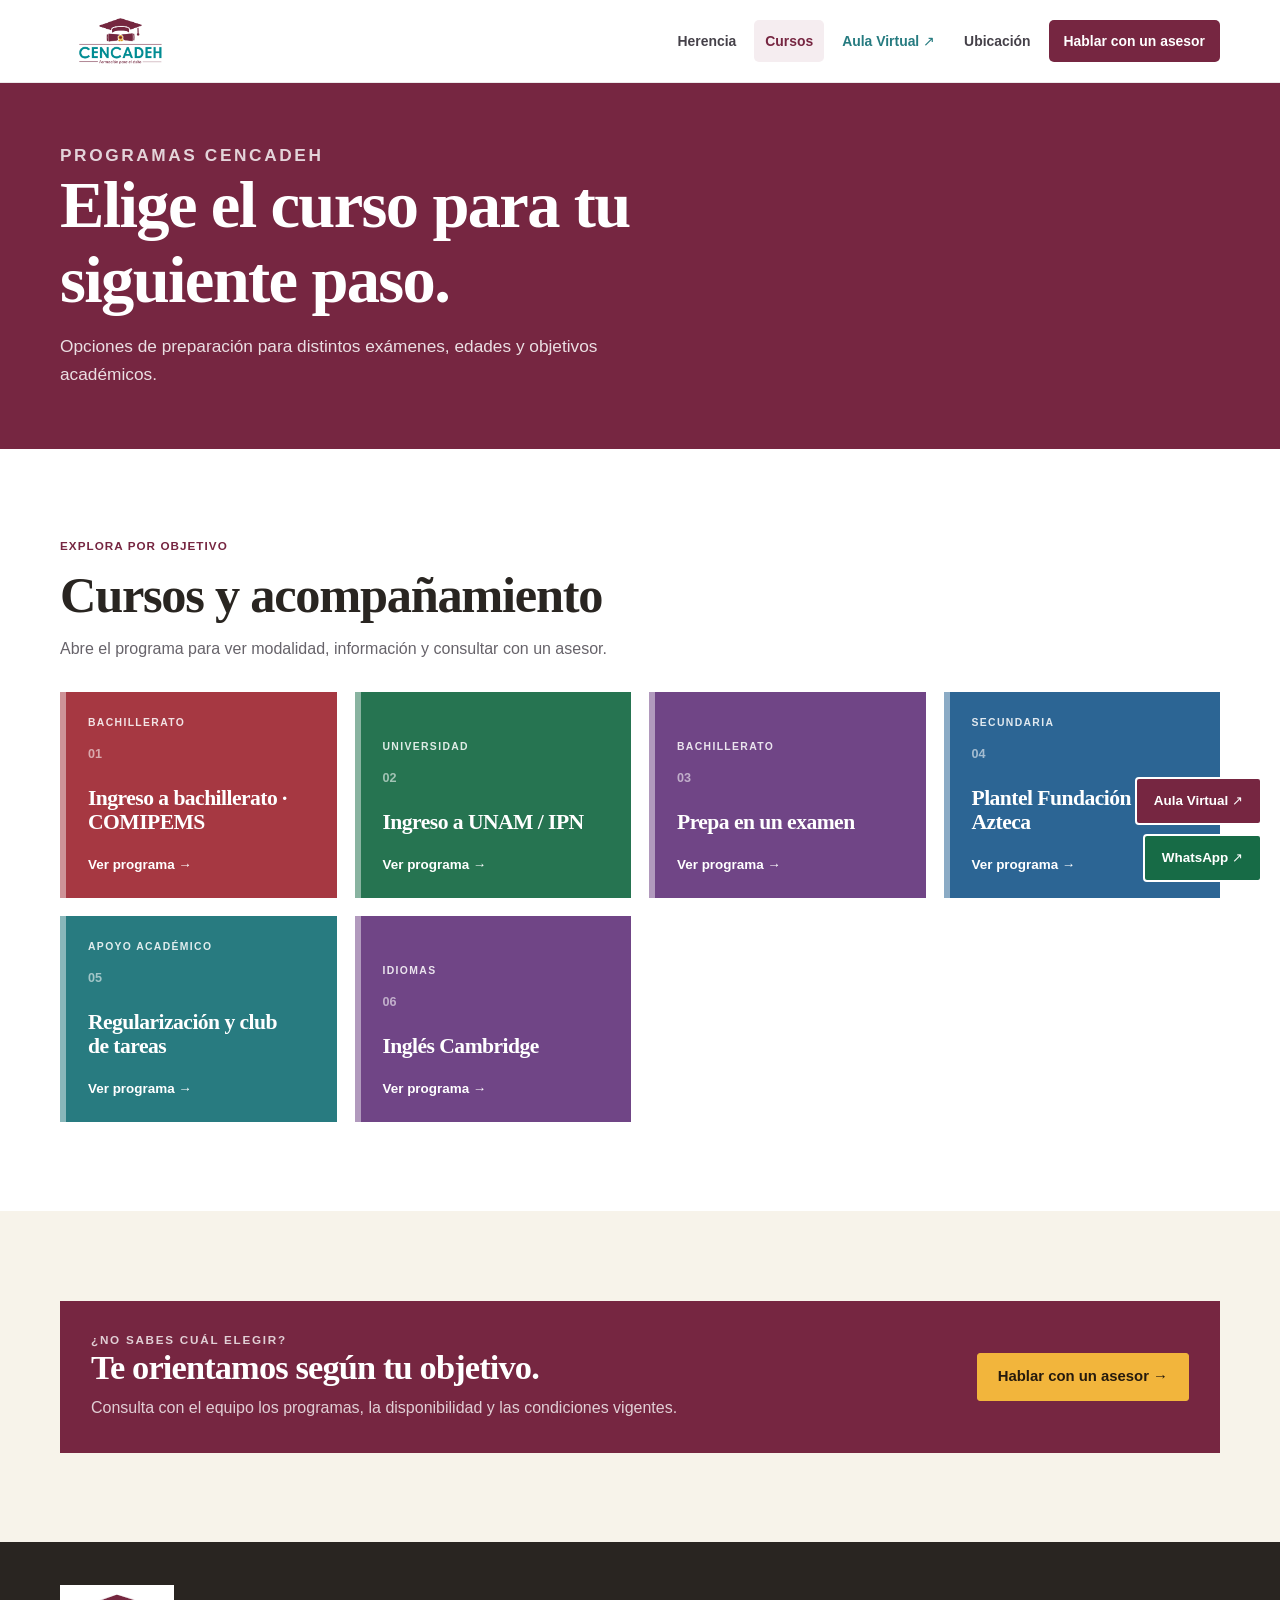
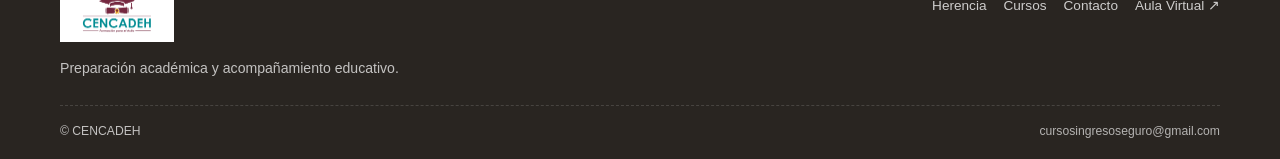
<file: courses.html>
<!doctype html>
<html lang="es">
<head>
    <meta charset="utf-8">
    <meta name="viewport" content="width=device-width, initial-scale=1">
    <meta name="description" content="Conoce los cursos CENCADEH para ingreso a secundaria, bachillerato, universidad, regularización e inglés.">
    <meta name="theme-color" content="#762641">
    <title>Cursos CENCADEH | Elige tu preparación</title>
    <link rel="icon" href="img/logocencadeh.png">
    <link rel="stylesheet" href="css/site.css">
</head>
<body>
    <a class="skip-link" href="#contenido">Saltar al contenido</a>
    <header class="site-header"><div class="container nav-shell">
        <a class="brand" href="index.html" aria-label="CENCADEH, inicio"><img src="img/logocencadeh.png" alt="CENCADEH" width="178" height="52"></a>
        <button class="nav-toggle" type="button" data-menu-button aria-expanded="false" aria-controls="main-navigation" aria-label="Abrir menú"><span class="nav-toggle-icon" aria-hidden="true"></span></button>
        <nav class="main-nav" id="main-navigation" data-main-nav aria-label="Navegación principal">
            <a href="cencadeh.html">Herencia</a><a href="courses.html" aria-current="page">Cursos</a><a class="nav-student" href="https://www.cencadeh.com.mx/aulavirtual/" target="_blank" rel="noopener noreferrer">Aula Virtual ↗</a><a href="contact.html#ubicacion">Ubicación</a><a class="nav-cta" href="contact.html">Hablar con un asesor</a>
        </nav>
    </div></header>
    <main id="contenido">
        <section class="page-hero"><div class="page-hero-content"><p class="eyebrow">Programas CENCADEH</p><h1>Elige el curso para tu siguiente paso.</h1><p>Opciones de preparación para distintos exámenes, edades y objetivos académicos.</p></div></section>
        <section class="section" aria-labelledby="programas-title"><div class="container">
            <div class="section-heading"><p class="eyebrow">Explora por objetivo</p><h2 id="programas-title">Cursos y acompañamiento</h2><p>Abre el programa para ver modalidad, información y consultar con un asesor.</p></div>
            <div class="course-grid">
                <a class="course-card" data-course="red" href="bachillerato.html"><span class="course-type">BACHILLERATO</span><span class="course-num">01</span><h3>Ingreso a bachillerato · COMIPEMS</h3><span class="course-arrow">Ver programa →</span></a>
                <a class="course-card" data-course="green" href="unamipn.html"><span class="course-type">UNIVERSIDAD</span><span class="course-num">02</span><h3>Ingreso a UNAM / IPN</h3><span class="course-arrow">Ver programa →</span></a>
                <a class="course-card" data-course="purple" href="prepa1.html"><span class="course-type">BACHILLERATO</span><span class="course-num">03</span><h3>Prepa en un examen</h3><span class="course-arrow">Ver programa →</span></a>
                <a class="course-card" data-course="blue" href="fundacionazteca.html"><span class="course-type">SECUNDARIA</span><span class="course-num">04</span><h3>Plantel Fundación Azteca</h3><span class="course-arrow">Ver programa →</span></a>
                <a class="course-card" data-course="teal" href="regularizacion.html"><span class="course-type">APOYO ACADÉMICO</span><span class="course-num">05</span><h3>Regularización y club de tareas</h3><span class="course-arrow">Ver programa →</span></a>
                <a class="course-card" data-course="purple" href="ingles.html"><span class="course-type">IDIOMAS</span><span class="course-num">06</span><h3>Inglés Cambridge</h3><span class="course-arrow">Ver programa →</span></a>
            </div>
        </div></section>
        <section class="section section-soft"><div class="container cta-panel">
            <div><p class="eyebrow eyebrow-light">¿No sabes cuál elegir?</p><h2>Te orientamos según tu objetivo.</h2><p>Consulta con el equipo los programas, la disponibilidad y las condiciones vigentes.</p></div>
            <a class="button button-gold" href="contact.html">Hablar con un asesor →</a>
        </div></section>
    </main>
    <footer class="footer"><div class="container"><div class="footer-main">
        <div><a class="footer-brand" href="index.html"><img src="img/logocencadeh.png" alt="CENCADEH" width="150" height="43" loading="lazy"></a><p>Preparación académica y acompañamiento educativo.</p></div>
        <nav class="footer-links" aria-label="Enlaces del pie"><a href="cencadeh.html">Herencia</a><a href="courses.html">Cursos</a><a href="contact.html">Contacto</a><a href="https://www.cencadeh.com.mx/aulavirtual/" target="_blank" rel="noopener noreferrer">Aula Virtual ↗</a></nav>
    </div><div class="footer-bottom"><span>© CENCADEH</span><a href="mailto:cursosingresoseguro@gmail.com">cursosingresoseguro@gmail.com</a></div></div></footer>
    <script src="js/site.js" defer></script>
</body>
</html>
</file>
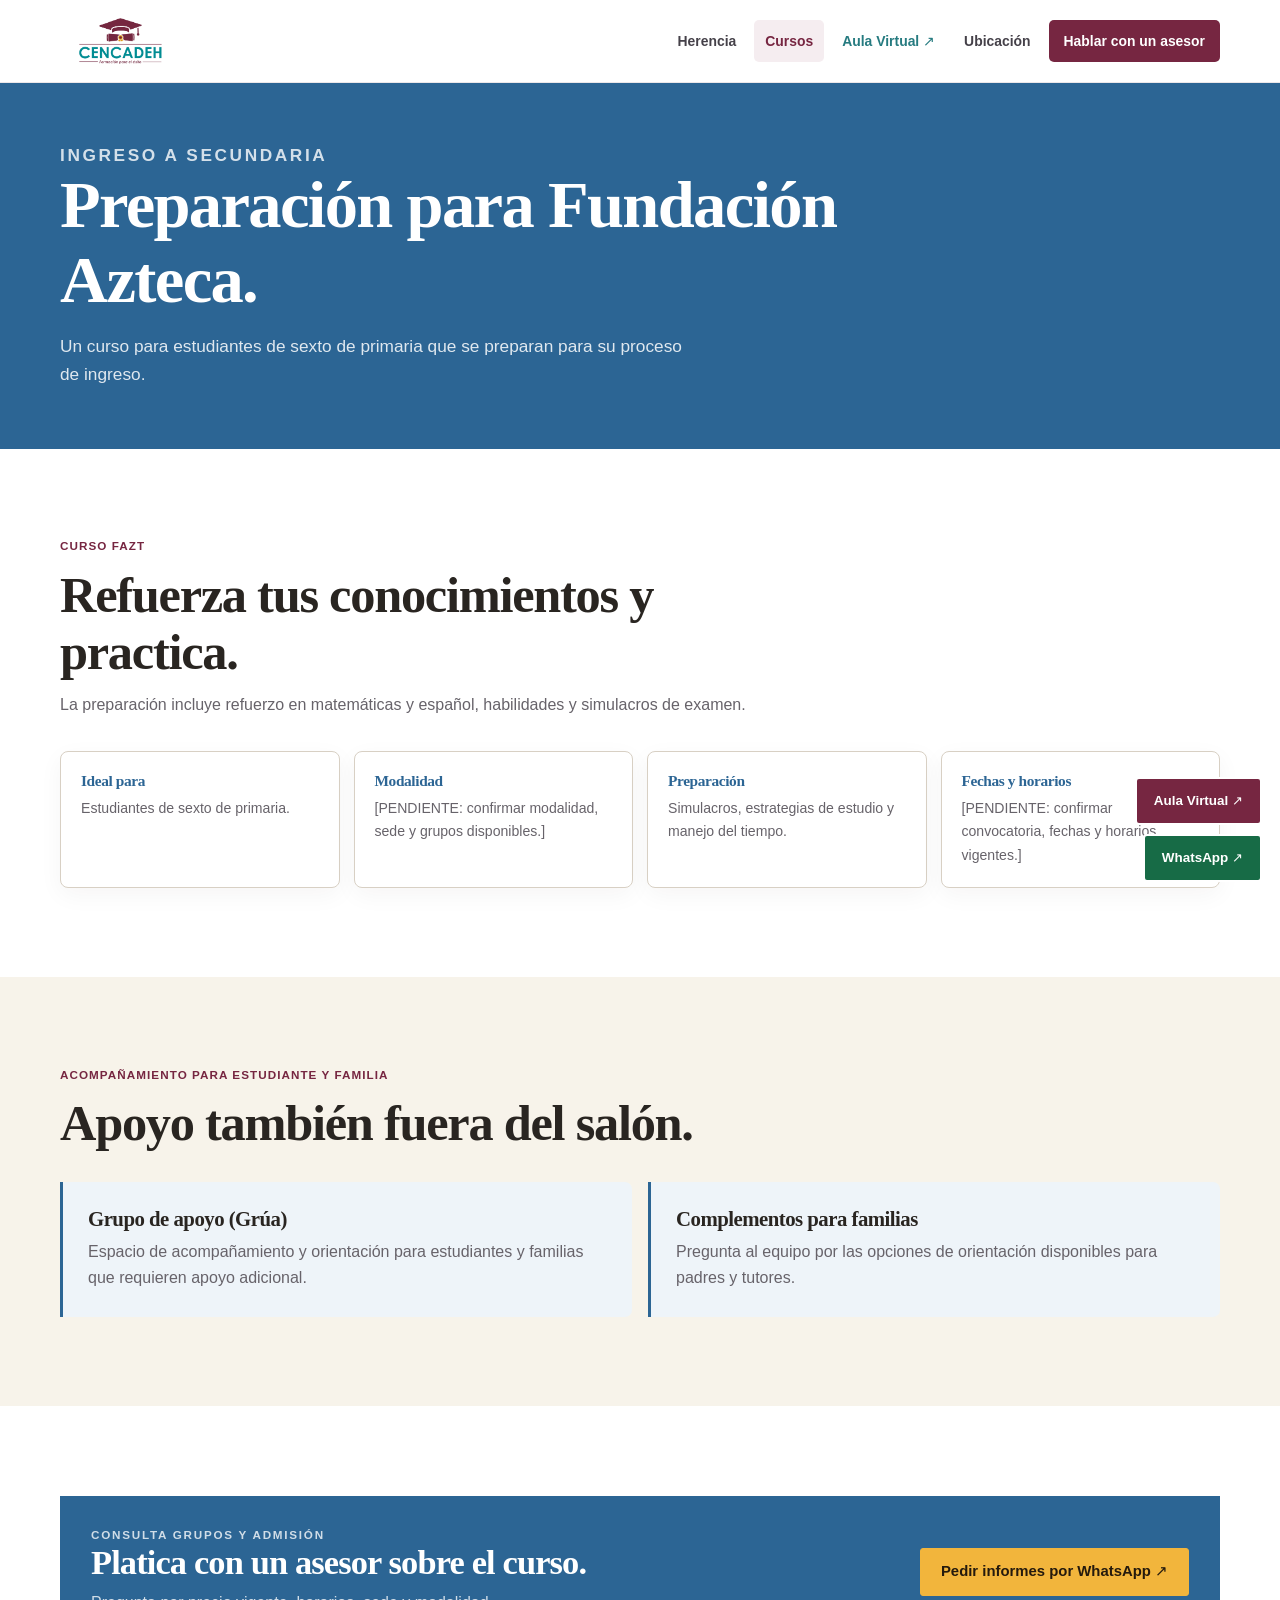
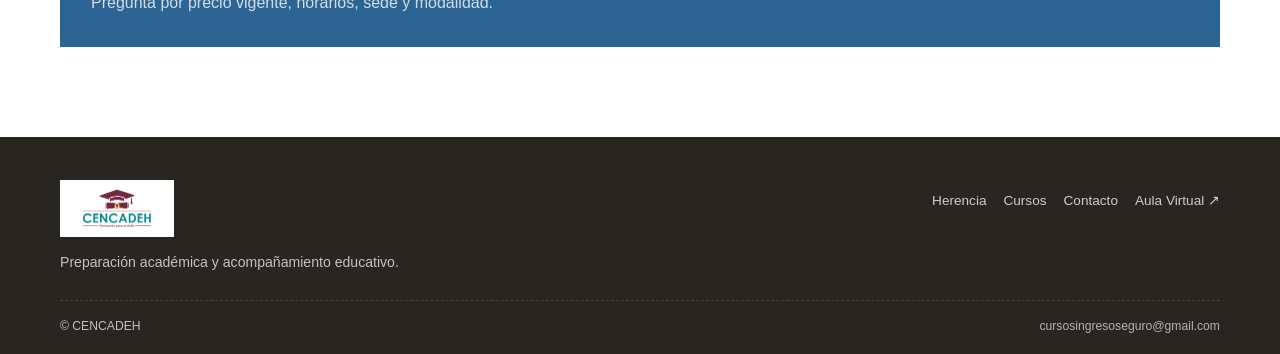
<file: fundacionazteca.html>
<!doctype html>
<html lang="es">
<head>
    <meta charset="utf-8">
    <meta name="viewport" content="width=device-width, initial-scale=1">
    <meta name="description" content="Preparación para estudiantes de sexto de primaria interesados en ingresar al Plantel Fundación Azteca.">
    <meta name="theme-color" content="#762641">
    <title>Ingreso a Fundación Azteca | CENCADEH</title>
    <link rel="icon" href="img/logocencadeh.png">
    <link rel="stylesheet" href="css/site.css">
</head>
<body>
    <a class="skip-link" href="#contenido">Saltar al contenido</a>
    <header class="site-header"><div class="container nav-shell">
        <a class="brand" href="index.html" aria-label="CENCADEH, inicio"><img src="img/logocencadeh.png" alt="CENCADEH" width="178" height="52"></a>
        <button class="nav-toggle" type="button" data-menu-button aria-expanded="false" aria-controls="main-navigation" aria-label="Abrir menú"><span class="nav-toggle-icon" aria-hidden="true"></span></button>
        <nav class="main-nav" id="main-navigation" data-main-nav aria-label="Navegación principal">
            <a href="cencadeh.html">Herencia</a><a href="courses.html" aria-current="page">Cursos</a><a class="nav-student" href="https://www.cencadeh.com.mx/aulavirtual/" target="_blank" rel="noopener noreferrer">Aula Virtual ↗</a><a href="contact.html#ubicacion">Ubicación</a><a class="nav-cta" href="contact.html">Hablar con un asesor</a>
        </nav>
    </div></header>
    <main id="contenido" data-course-theme="blue">
        <section class="page-hero" data-course="blue"><div class="page-hero-content"><p class="eyebrow">Ingreso a secundaria</p><h1>Preparación para Fundación Azteca.</h1><p>Un curso para estudiantes de sexto de primaria que se preparan para su proceso de ingreso.</p></div></section>
        <section class="section"><div class="container">
            <div class="section-heading"><p class="eyebrow">Curso FAZT</p><h2>Refuerza tus conocimientos y practica.</h2><p>La preparación incluye refuerzo en matemáticas y español, habilidades y simulacros de examen.</p></div>
            <div class="details-grid">
                <article class="detail-card"><h3>Ideal para</h3><p>Estudiantes de sexto de primaria.</p></article>
                <article class="detail-card"><h3>Modalidad</h3><p>[PENDIENTE: confirmar modalidad, sede y grupos disponibles.]</p></article>
                <article class="detail-card"><h3>Preparación</h3><p>Simulacros, estrategias de estudio y manejo del tiempo.</p></article>
                <article class="detail-card"><h3>Fechas y horarios</h3><p>[PENDIENTE: confirmar convocatoria, fechas y horarios vigentes.]</p></article>
            </div>
        </div></section>
        <section class="section section-soft"><div class="container">
            <div class="section-heading"><p class="eyebrow">Acompañamiento para estudiante y familia</p><h2>Apoyo también fuera del salón.</h2></div>
            <div class="benefit-list">
                <article class="benefit-card"><h3>Grupo de apoyo (Grúa)</h3><p>Espacio de acompañamiento y orientación para estudiantes y familias que requieren apoyo adicional.</p></article>
                <article class="benefit-card"><h3>Complementos para familias</h3><p>Pregunta al equipo por las opciones de orientación disponibles para padres y tutores.</p></article>
            </div>
        </div></section>
        <section class="section"><div class="container cta-panel"><div><p class="eyebrow eyebrow-light">Consulta grupos y admisión</p><h2>Platica con un asesor sobre el curso.</h2><p>Pregunta por precio vigente, horarios, sede y modalidad.</p></div><a class="button button-gold" href="https://wa.me/525522035373?text=Hola%20CENCADEH%2C%20quiero%20informes%20del%20curso%20de%20Fundaci%C3%B3n%20Azteca." target="_blank" rel="noopener noreferrer">Pedir informes por WhatsApp ↗</a></div></section>
    </main>
    <footer class="footer"><div class="container"><div class="footer-main"><div><a class="footer-brand" href="index.html"><img src="img/logocencadeh.png" alt="CENCADEH" width="150" height="43" loading="lazy"></a><p>Preparación académica y acompañamiento educativo.</p></div><nav class="footer-links" aria-label="Enlaces del pie"><a href="cencadeh.html">Herencia</a><a href="courses.html">Cursos</a><a href="contact.html">Contacto</a><a href="https://www.cencadeh.com.mx/aulavirtual/" target="_blank" rel="noopener noreferrer">Aula Virtual ↗</a></nav></div><div class="footer-bottom"><span>© CENCADEH</span><a href="mailto:cursosingresoseguro@gmail.com">cursosingresoseguro@gmail.com</a></div></div></footer>
    <script src="js/site.js" defer></script>
</body>
</html>
</file>
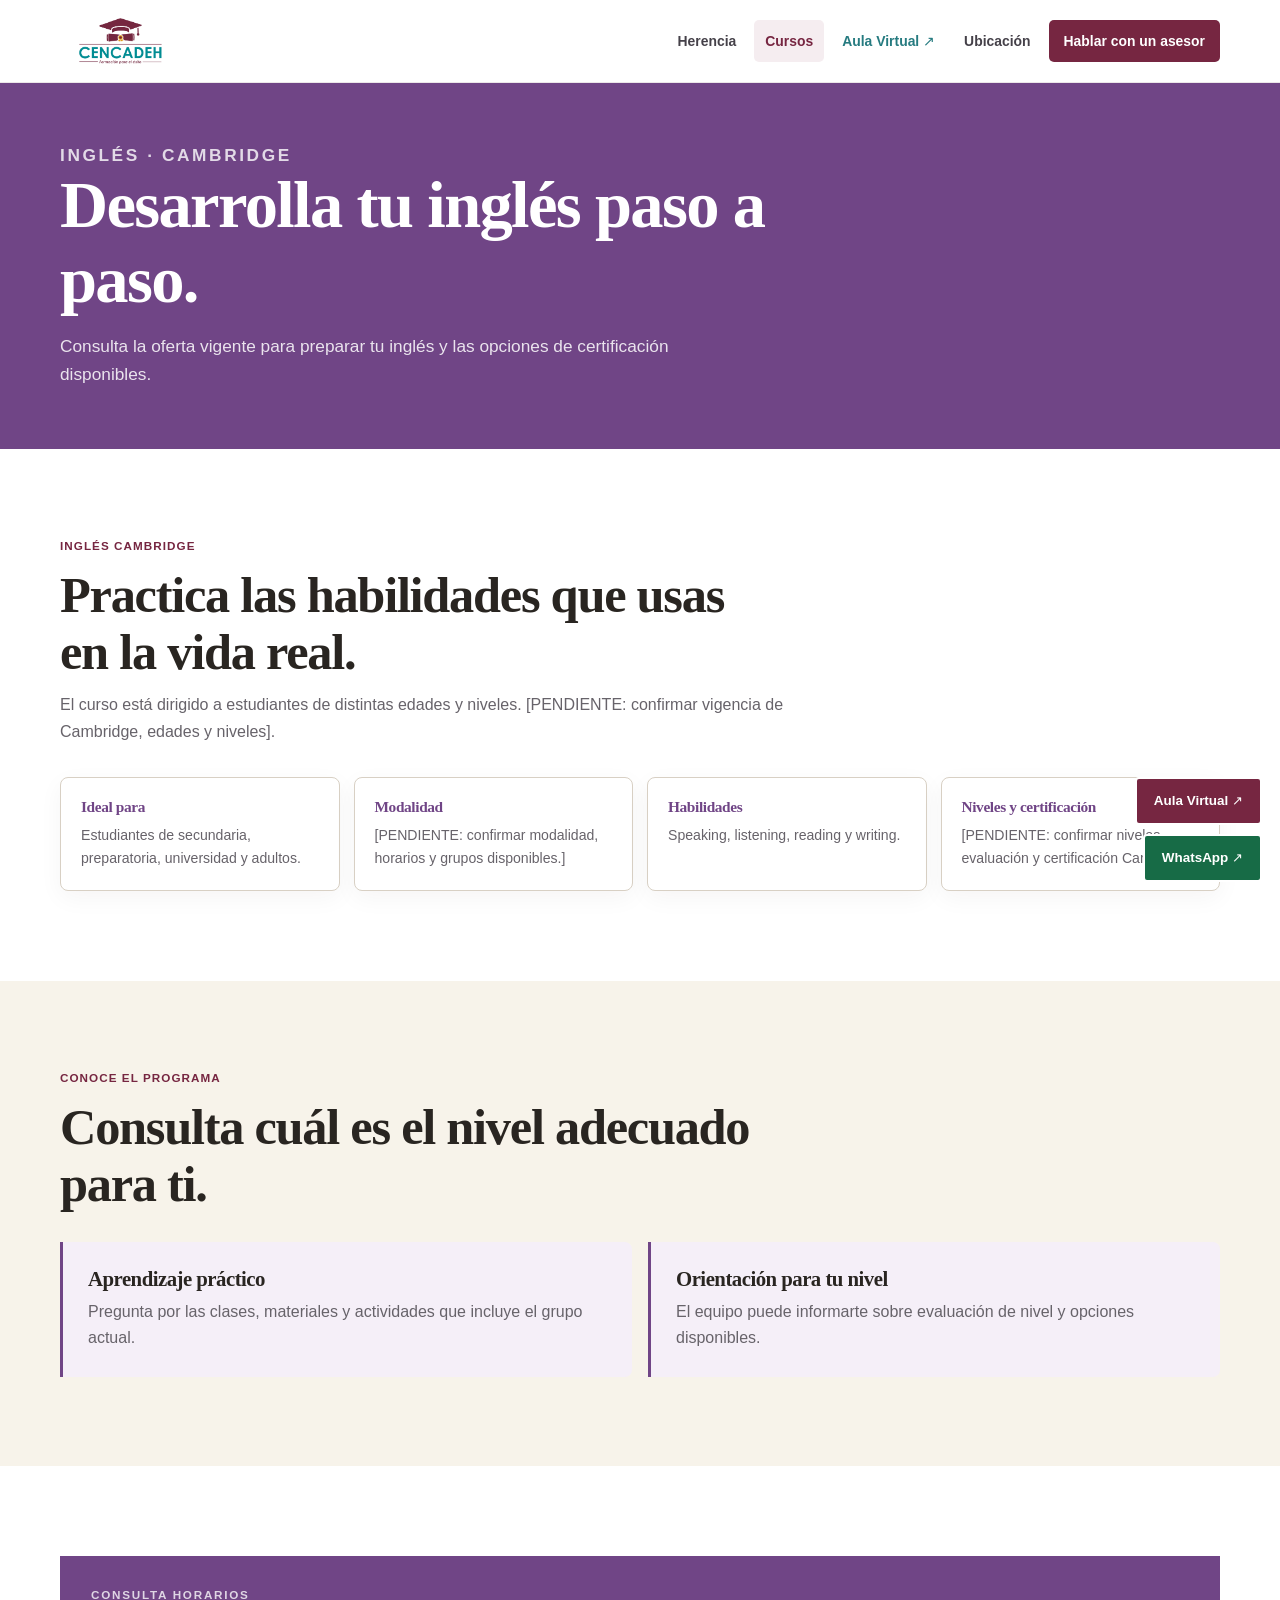
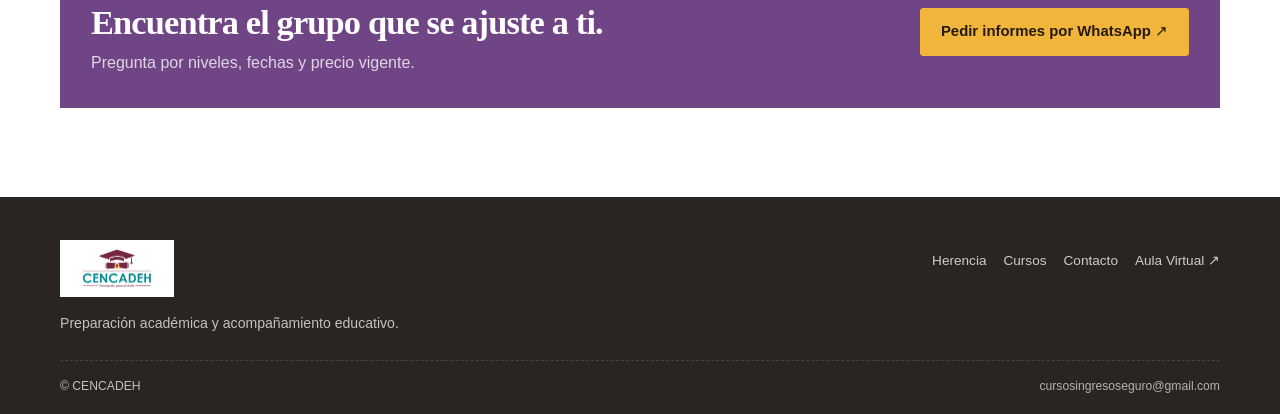
<file: ingles.html>
<!doctype html>
<html lang="es">
<head>
    <meta charset="utf-8">
    <meta name="viewport" content="width=device-width, initial-scale=1">
    <meta name="description" content="Consulta el curso de inglés en línea de CENCADEH para diferentes edades y niveles.">
    <meta name="theme-color" content="#762641">
    <title>Inglés Cambridge | CENCADEH</title>
    <link rel="icon" href="img/logocencadeh.png">
    <link rel="stylesheet" href="css/site.css">
</head>
<body>
    <a class="skip-link" href="#contenido">Saltar al contenido</a>
    <header class="site-header"><div class="container nav-shell">
        <a class="brand" href="index.html" aria-label="CENCADEH, inicio"><img src="img/logocencadeh.png" alt="CENCADEH" width="178" height="52"></a>
        <button class="nav-toggle" type="button" data-menu-button aria-expanded="false" aria-controls="main-navigation" aria-label="Abrir menú"><span class="nav-toggle-icon" aria-hidden="true"></span></button>
        <nav class="main-nav" id="main-navigation" data-main-nav aria-label="Navegación principal">
            <a href="cencadeh.html">Herencia</a><a href="courses.html" aria-current="page">Cursos</a><a class="nav-student" href="https://www.cencadeh.com.mx/aulavirtual/" target="_blank" rel="noopener noreferrer">Aula Virtual ↗</a><a href="contact.html#ubicacion">Ubicación</a><a class="nav-cta" href="contact.html">Hablar con un asesor</a>
        </nav>
    </div></header>
    <main id="contenido" data-course-theme="purple">
        <section class="page-hero" data-course="purple"><div class="page-hero-content"><p class="eyebrow">Inglés · Cambridge</p><h1>Desarrolla tu inglés paso a paso.</h1><p>Consulta la oferta vigente para preparar tu inglés y las opciones de certificación disponibles.</p></div></section>
        <section class="section"><div class="container">
            <div class="section-heading"><p class="eyebrow">Inglés Cambridge</p><h2>Practica las habilidades que usas en la vida real.</h2><p>El curso está dirigido a estudiantes de distintas edades y niveles. [PENDIENTE: confirmar vigencia de Cambridge, edades y niveles].</p></div>
            <div class="details-grid">
                <article class="detail-card"><h3>Ideal para</h3><p>Estudiantes de secundaria, preparatoria, universidad y adultos.</p></article>
                <article class="detail-card"><h3>Modalidad</h3><p>[PENDIENTE: confirmar modalidad, horarios y grupos disponibles.]</p></article>
                <article class="detail-card"><h3>Habilidades</h3><p>Speaking, listening, reading y writing.</p></article>
                <article class="detail-card"><h3>Niveles y certificación</h3><p>[PENDIENTE: confirmar niveles, evaluación y certificación Cambridge.]</p></article>
            </div>
        </div></section>
        <section class="section section-soft"><div class="container">
            <div class="section-heading"><p class="eyebrow">Conoce el programa</p><h2>Consulta cuál es el nivel adecuado para ti.</h2></div>
            <div class="benefit-list"><article class="benefit-card"><h3>Aprendizaje práctico</h3><p>Pregunta por las clases, materiales y actividades que incluye el grupo actual.</p></article><article class="benefit-card"><h3>Orientación para tu nivel</h3><p>El equipo puede informarte sobre evaluación de nivel y opciones disponibles.</p></article></div>
        </div></section>
        <section class="section"><div class="container cta-panel"><div><p class="eyebrow eyebrow-light">Consulta horarios</p><h2>Encuentra el grupo que se ajuste a ti.</h2><p>Pregunta por niveles, fechas y precio vigente.</p></div><a class="button button-gold" href="https://wa.me/525522035373?text=Hola%20CENCADEH%2C%20quiero%20informes%20del%20curso%20de%20ingl%C3%A9s." target="_blank" rel="noopener noreferrer">Pedir informes por WhatsApp ↗</a></div></section>
    </main>
    <footer class="footer"><div class="container"><div class="footer-main"><div><a class="footer-brand" href="index.html"><img src="img/logocencadeh.png" alt="CENCADEH" width="150" height="43" loading="lazy"></a><p>Preparación académica y acompañamiento educativo.</p></div><nav class="footer-links" aria-label="Enlaces del pie"><a href="cencadeh.html">Herencia</a><a href="courses.html">Cursos</a><a href="contact.html">Contacto</a><a href="https://www.cencadeh.com.mx/aulavirtual/" target="_blank" rel="noopener noreferrer">Aula Virtual ↗</a></nav></div><div class="footer-bottom"><span>© CENCADEH</span><a href="mailto:cursosingresoseguro@gmail.com">cursosingresoseguro@gmail.com</a></div></div></footer>
    <script src="js/site.js" defer></script>
</body>
</html>
</file>
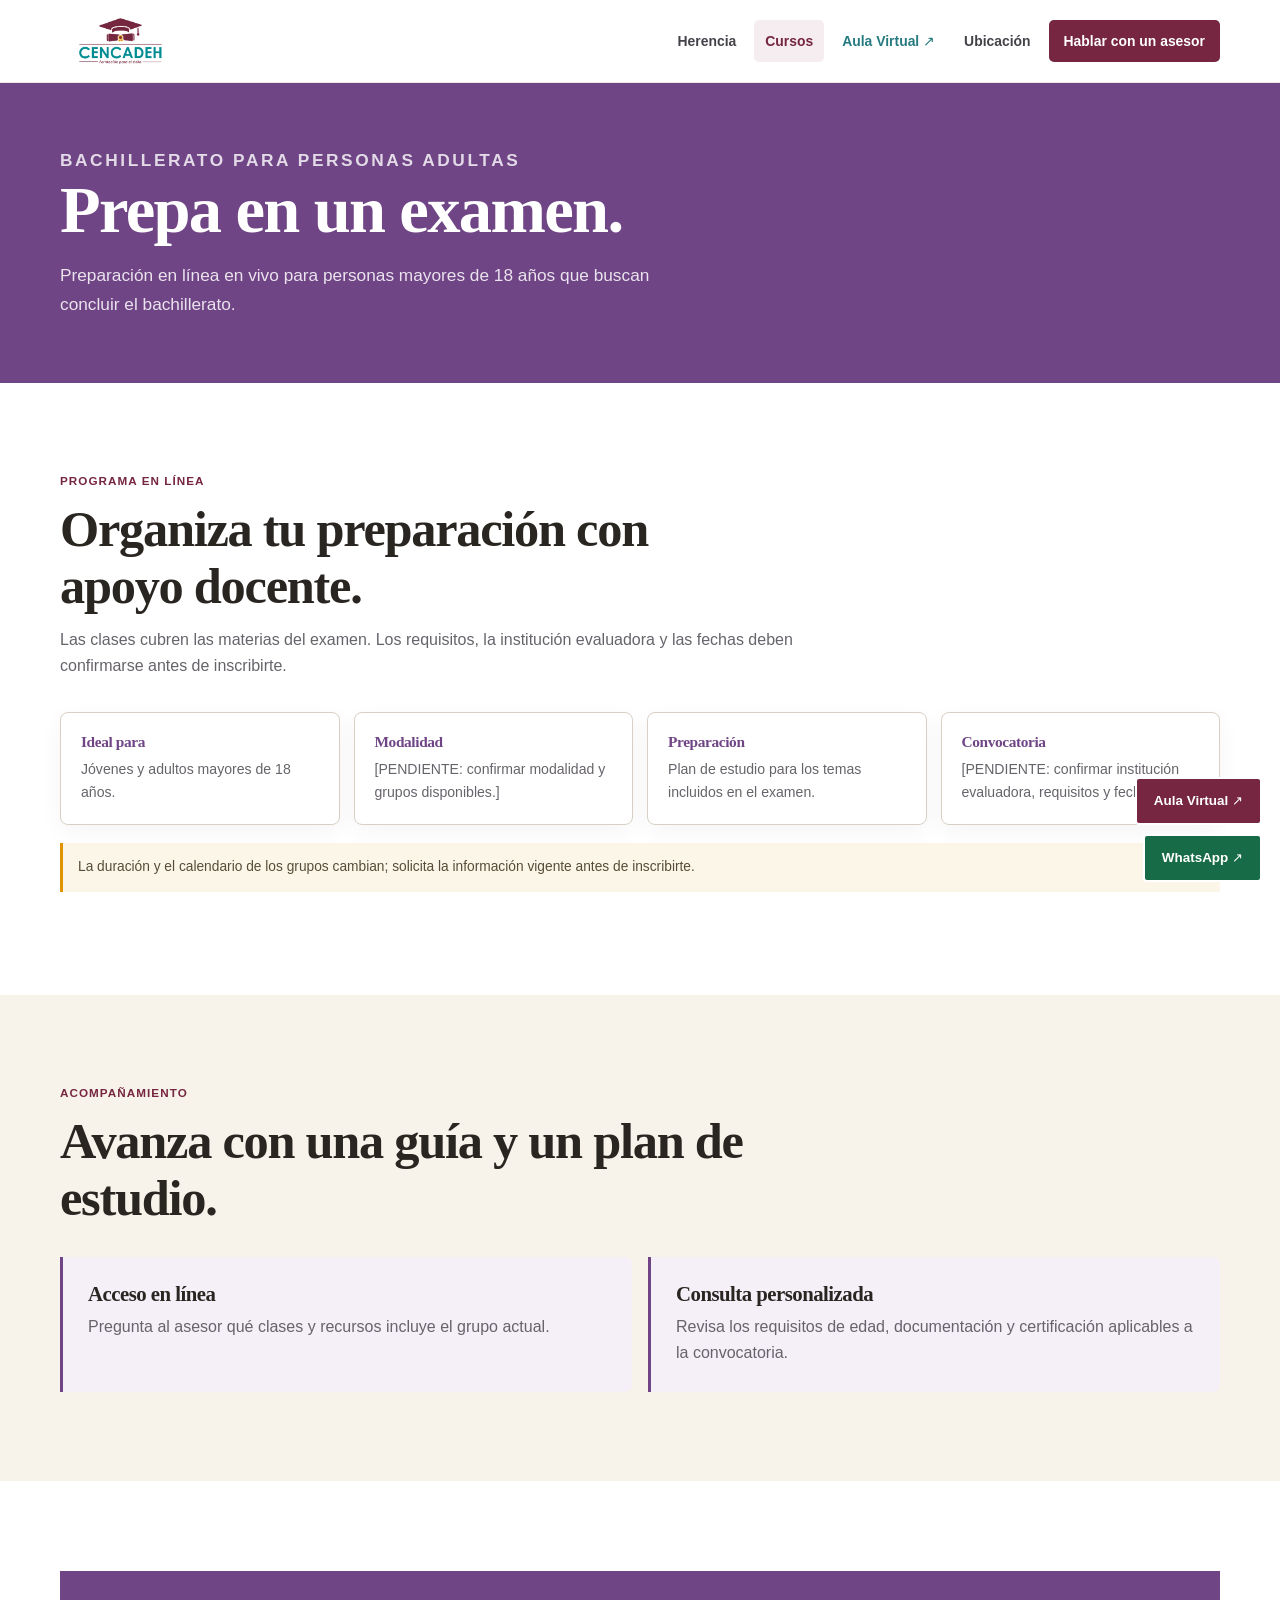
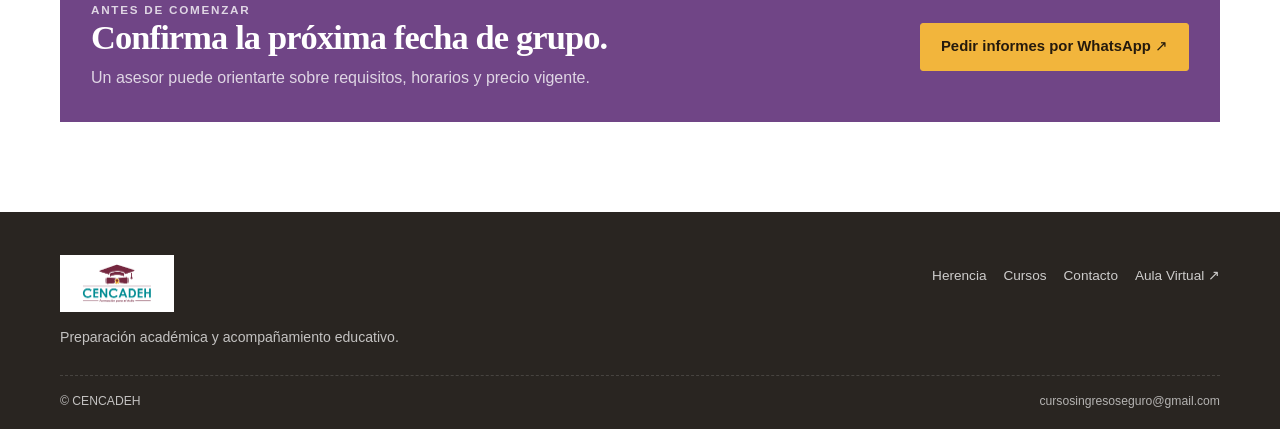
<file: prepa1.html>
<!doctype html>
<html lang="es">
<head>
    <meta charset="utf-8">
    <meta name="viewport" content="width=device-width, initial-scale=1">
    <meta name="description" content="Preparación en línea para personas adultas que buscan acreditar el bachillerato mediante un examen. Consulta requisitos y fechas.">
    <meta name="theme-color" content="#762641">
    <title>Prepa en un examen | CENCADEH</title>
    <link rel="icon" href="img/logocencadeh.png">
    <link rel="stylesheet" href="css/site.css">
</head>
<body>
    <a class="skip-link" href="#contenido">Saltar al contenido</a>
    <header class="site-header"><div class="container nav-shell">
        <a class="brand" href="index.html" aria-label="CENCADEH, inicio"><img src="img/logocencadeh.png" alt="CENCADEH" width="178" height="52"></a>
        <button class="nav-toggle" type="button" data-menu-button aria-expanded="false" aria-controls="main-navigation" aria-label="Abrir menú"><span class="nav-toggle-icon" aria-hidden="true"></span></button>
        <nav class="main-nav" id="main-navigation" data-main-nav aria-label="Navegación principal">
            <a href="cencadeh.html">Herencia</a><a href="courses.html" aria-current="page">Cursos</a><a class="nav-student" href="https://www.cencadeh.com.mx/aulavirtual/" target="_blank" rel="noopener noreferrer">Aula Virtual ↗</a><a href="contact.html#ubicacion">Ubicación</a><a class="nav-cta" href="contact.html">Hablar con un asesor</a>
        </nav>
    </div></header>
    <main id="contenido" data-course-theme="purple">
        <section class="page-hero" data-course="purple"><div class="page-hero-content"><p class="eyebrow">Bachillerato para personas adultas</p><h1>Prepa en un examen.</h1><p>Preparación en línea en vivo para personas mayores de 18 años que buscan concluir el bachillerato.</p></div></section>
        <section class="section"><div class="container">
            <div class="section-heading"><p class="eyebrow">Programa en línea</p><h2>Organiza tu preparación con apoyo docente.</h2><p>Las clases cubren las materias del examen. Los requisitos, la institución evaluadora y las fechas deben confirmarse antes de inscribirte.</p></div>
            <div class="details-grid">
                <article class="detail-card"><h3>Ideal para</h3><p>Jóvenes y adultos mayores de 18 años.</p></article>
                <article class="detail-card"><h3>Modalidad</h3><p>[PENDIENTE: confirmar modalidad y grupos disponibles.]</p></article>
                <article class="detail-card"><h3>Preparación</h3><p>Plan de estudio para los temas incluidos en el examen.</p></article>
                <article class="detail-card"><h3>Convocatoria</h3><p>[PENDIENTE: confirmar institución evaluadora, requisitos y fechas.]</p></article>
            </div>
            <p class="notice notice-spaced">La duración y el calendario de los grupos cambian; solicita la información vigente antes de inscribirte.</p>
        </div></section>
        <section class="section section-soft"><div class="container">
            <div class="section-heading"><p class="eyebrow">Acompañamiento</p><h2>Avanza con una guía y un plan de estudio.</h2></div>
            <div class="benefit-list"><article class="benefit-card"><h3>Acceso en línea</h3><p>Pregunta al asesor qué clases y recursos incluye el grupo actual.</p></article><article class="benefit-card"><h3>Consulta personalizada</h3><p>Revisa los requisitos de edad, documentación y certificación aplicables a la convocatoria.</p></article></div>
        </div></section>
        <section class="section"><div class="container cta-panel"><div><p class="eyebrow eyebrow-light">Antes de comenzar</p><h2>Confirma la próxima fecha de grupo.</h2><p>Un asesor puede orientarte sobre requisitos, horarios y precio vigente.</p></div><a class="button button-gold" href="https://wa.me/525522035373?text=Hola%20CENCADEH%2C%20quiero%20informes%20del%20curso%20Prepa%20en%20un%20Examen." target="_blank" rel="noopener noreferrer">Pedir informes por WhatsApp ↗</a></div></section>
    </main>
    <footer class="footer"><div class="container"><div class="footer-main"><div><a class="footer-brand" href="index.html"><img src="img/logocencadeh.png" alt="CENCADEH" width="150" height="43" loading="lazy"></a><p>Preparación académica y acompañamiento educativo.</p></div><nav class="footer-links" aria-label="Enlaces del pie"><a href="cencadeh.html">Herencia</a><a href="courses.html">Cursos</a><a href="contact.html">Contacto</a><a href="https://www.cencadeh.com.mx/aulavirtual/" target="_blank" rel="noopener noreferrer">Aula Virtual ↗</a></nav></div><div class="footer-bottom"><span>© CENCADEH</span><a href="mailto:cursosingresoseguro@gmail.com">cursosingresoseguro@gmail.com</a></div></div></footer>
    <script src="js/site.js" defer></script>
</body>
</html>
</file>
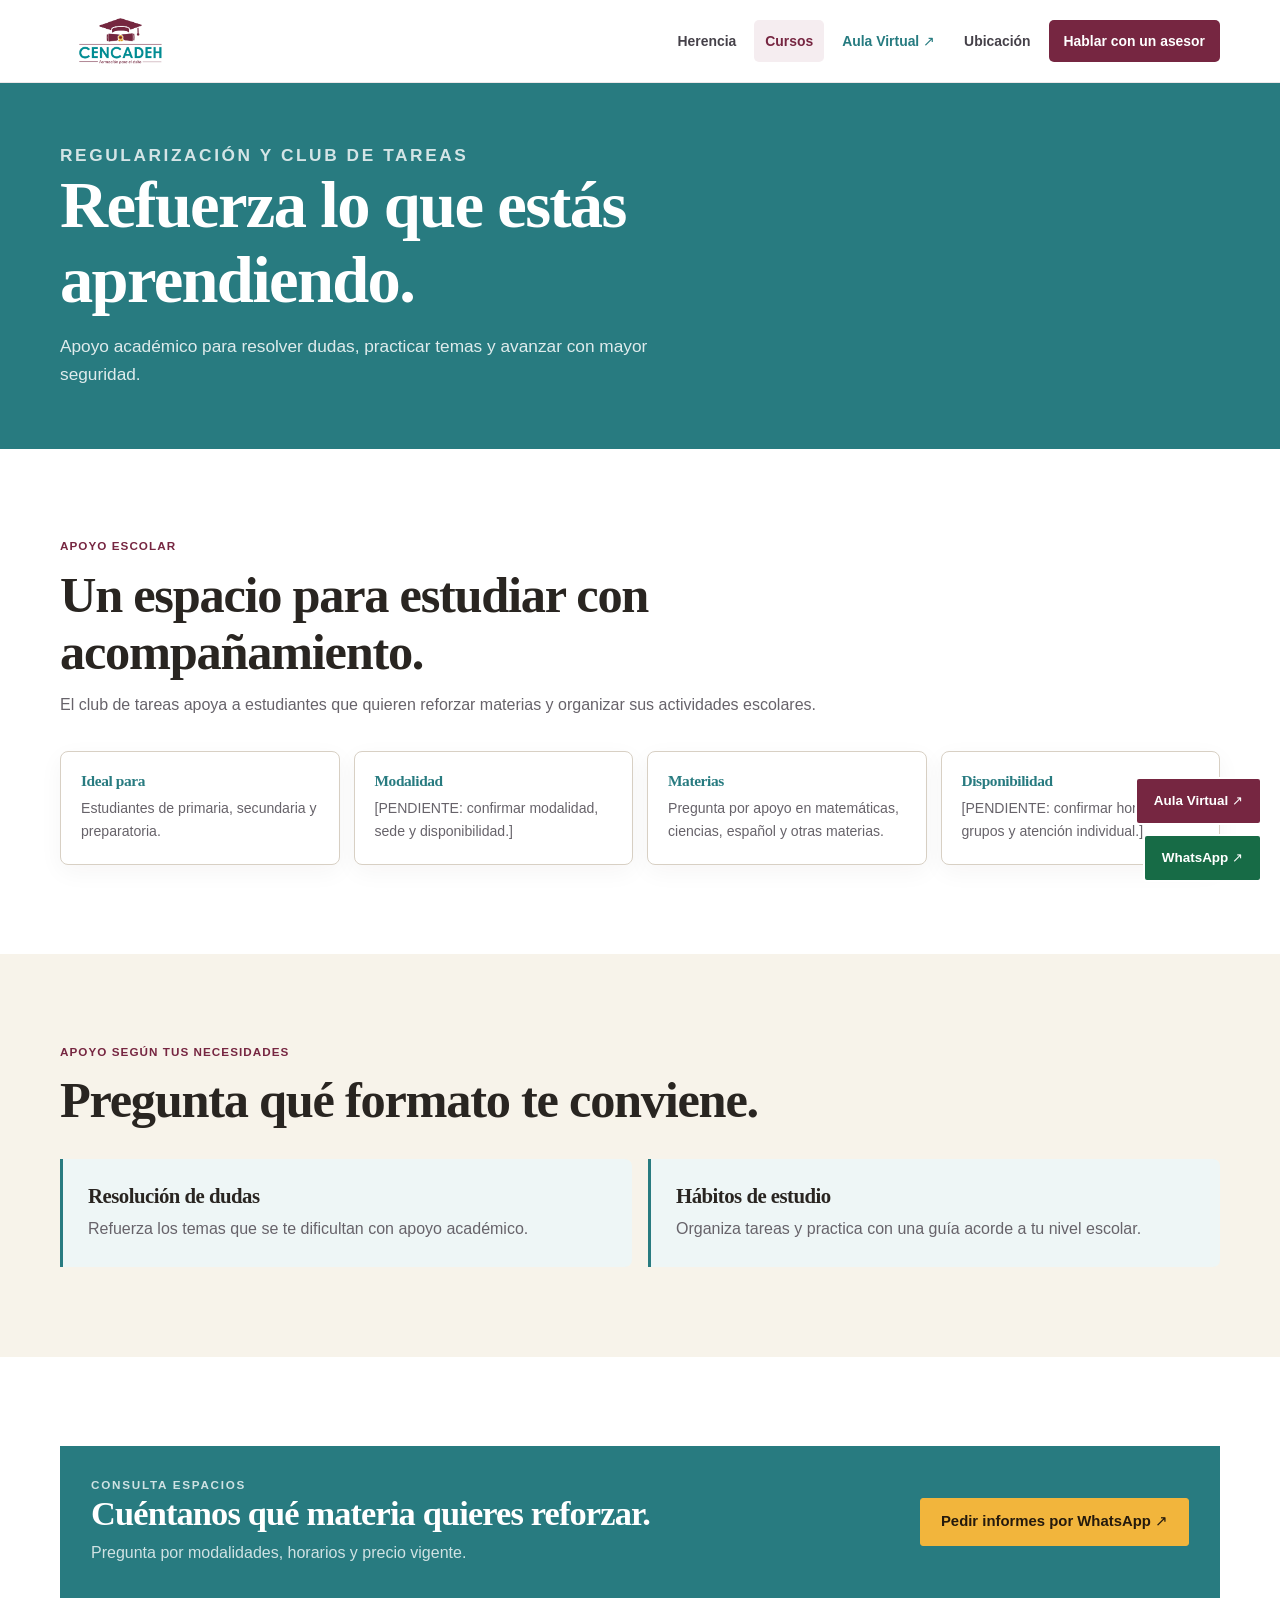
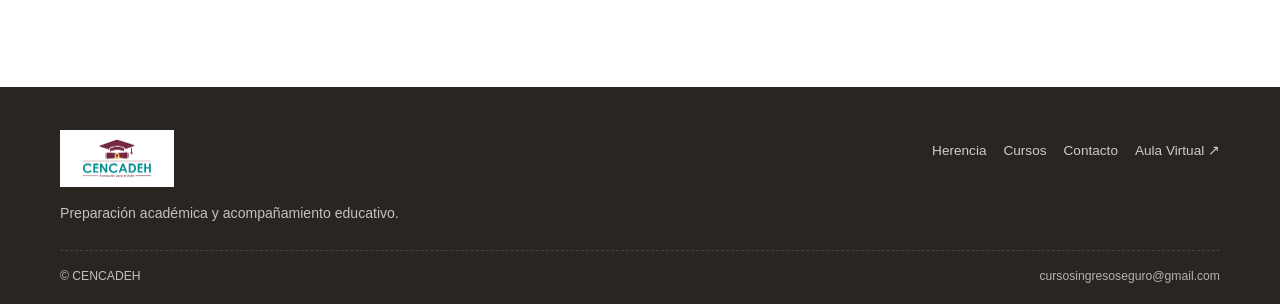
<file: regularizacion.html>
<!doctype html>
<html lang="es">
<head>
    <meta charset="utf-8">
    <meta name="viewport" content="width=device-width, initial-scale=1">
    <meta name="description" content="Regularización escolar y club de tareas CENCADEH con opciones presenciales y en línea.">
    <meta name="theme-color" content="#762641">
    <title>Regularización escolar | CENCADEH</title>
    <link rel="icon" href="img/logocencadeh.png">
    <link rel="stylesheet" href="css/site.css">
</head>
<body>
    <a class="skip-link" href="#contenido">Saltar al contenido</a>
    <header class="site-header"><div class="container nav-shell">
        <a class="brand" href="index.html" aria-label="CENCADEH, inicio"><img src="img/logocencadeh.png" alt="CENCADEH" width="178" height="52"></a>
        <button class="nav-toggle" type="button" data-menu-button aria-expanded="false" aria-controls="main-navigation" aria-label="Abrir menú"><span class="nav-toggle-icon" aria-hidden="true"></span></button>
        <nav class="main-nav" id="main-navigation" data-main-nav aria-label="Navegación principal">
            <a href="cencadeh.html">Herencia</a><a href="courses.html" aria-current="page">Cursos</a><a class="nav-student" href="https://www.cencadeh.com.mx/aulavirtual/" target="_blank" rel="noopener noreferrer">Aula Virtual ↗</a><a href="contact.html#ubicacion">Ubicación</a><a class="nav-cta" href="contact.html">Hablar con un asesor</a>
        </nav>
    </div></header>
    <main id="contenido" data-course-theme="teal">
        <section class="page-hero" data-course="teal"><div class="page-hero-content"><p class="eyebrow">Regularización y club de tareas</p><h1>Refuerza lo que estás aprendiendo.</h1><p>Apoyo académico para resolver dudas, practicar temas y avanzar con mayor seguridad.</p></div></section>
        <section class="section"><div class="container">
            <div class="section-heading"><p class="eyebrow">Apoyo escolar</p><h2>Un espacio para estudiar con acompañamiento.</h2><p>El club de tareas apoya a estudiantes que quieren reforzar materias y organizar sus actividades escolares.</p></div>
            <div class="details-grid">
                <article class="detail-card"><h3>Ideal para</h3><p>Estudiantes de primaria, secundaria y preparatoria.</p></article>
                <article class="detail-card"><h3>Modalidad</h3><p>[PENDIENTE: confirmar modalidad, sede y disponibilidad.]</p></article>
                <article class="detail-card"><h3>Materias</h3><p>Pregunta por apoyo en matemáticas, ciencias, español y otras materias.</p></article>
                <article class="detail-card"><h3>Disponibilidad</h3><p>[PENDIENTE: confirmar horarios, grupos y atención individual.]</p></article>
            </div>
        </div></section>
        <section class="section section-soft"><div class="container">
            <div class="section-heading"><p class="eyebrow">Apoyo según tus necesidades</p><h2>Pregunta qué formato te conviene.</h2></div>
            <div class="benefit-list"><article class="benefit-card"><h3>Resolución de dudas</h3><p>Refuerza los temas que se te dificultan con apoyo académico.</p></article><article class="benefit-card"><h3>Hábitos de estudio</h3><p>Organiza tareas y practica con una guía acorde a tu nivel escolar.</p></article></div>
        </div></section>
        <section class="section"><div class="container cta-panel"><div><p class="eyebrow eyebrow-light">Consulta espacios</p><h2>Cuéntanos qué materia quieres reforzar.</h2><p>Pregunta por modalidades, horarios y precio vigente.</p></div><a class="button button-gold" href="https://wa.me/525522035373?text=Hola%20CENCADEH%2C%20quiero%20informes%20de%20regularizaci%C3%B3n." target="_blank" rel="noopener noreferrer">Pedir informes por WhatsApp ↗</a></div></section>
    </main>
    <footer class="footer"><div class="container"><div class="footer-main"><div><a class="footer-brand" href="index.html"><img src="img/logocencadeh.png" alt="CENCADEH" width="150" height="43" loading="lazy"></a><p>Preparación académica y acompañamiento educativo.</p></div><nav class="footer-links" aria-label="Enlaces del pie"><a href="cencadeh.html">Herencia</a><a href="courses.html">Cursos</a><a href="contact.html">Contacto</a><a href="https://www.cencadeh.com.mx/aulavirtual/" target="_blank" rel="noopener noreferrer">Aula Virtual ↗</a></nav></div><div class="footer-bottom"><span>© CENCADEH</span><a href="mailto:cursosingresoseguro@gmail.com">cursosingresoseguro@gmail.com</a></div></div></footer>
    <script src="js/site.js" defer></script>
</body>
</html>
</file>
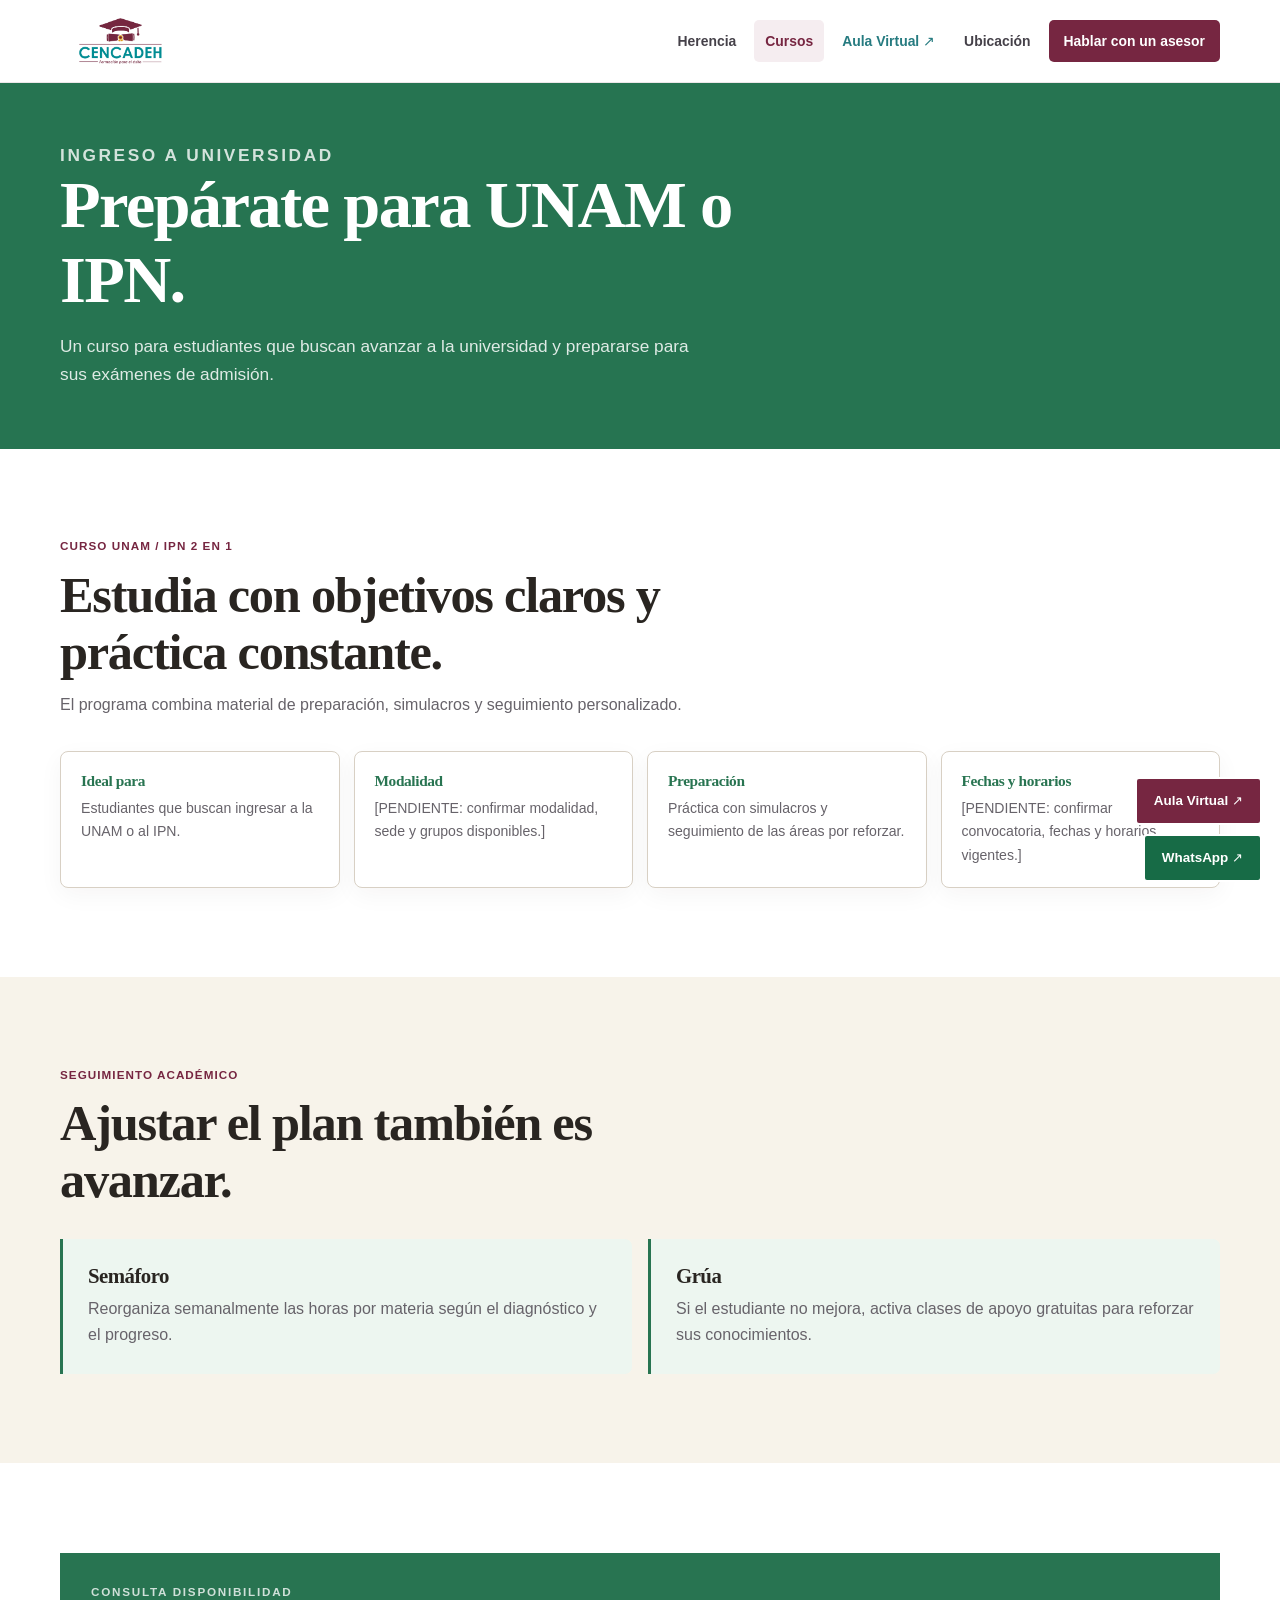
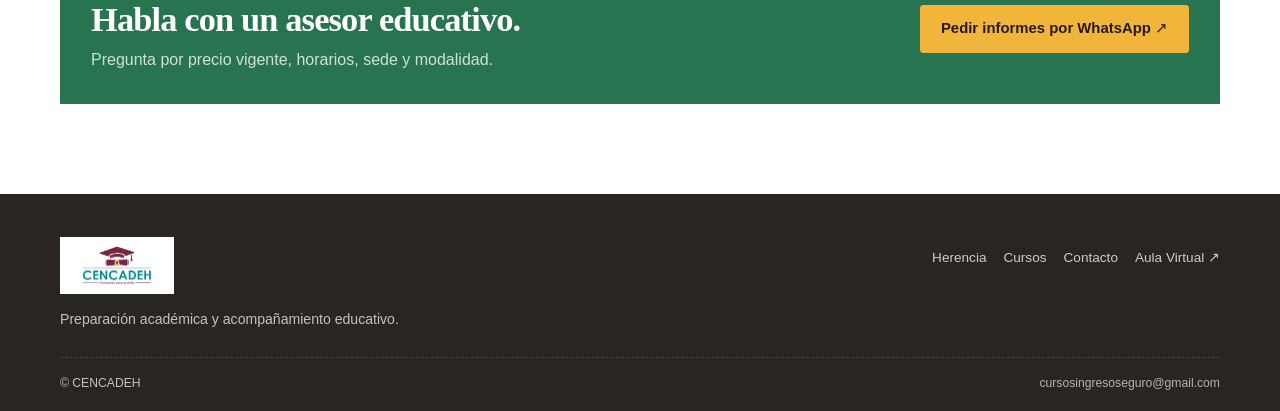
<file: unamipn.html>
<!doctype html>
<html lang="es">
<head>
    <meta charset="utf-8">
    <meta name="viewport" content="width=device-width, initial-scale=1">
    <meta name="description" content="Curso CENCADEH para preparar el ingreso a la UNAM o al IPN. Consulta modalidades, horarios y disponibilidad.">
    <meta name="theme-color" content="#762641">
    <title>Curso UNAM / IPN | Preparación CENCADEH</title>
    <link rel="icon" href="img/logocencadeh.png">
    <link rel="stylesheet" href="css/site.css">
</head>
<body>
    <a class="skip-link" href="#contenido">Saltar al contenido</a>
    <header class="site-header"><div class="container nav-shell">
        <a class="brand" href="index.html" aria-label="CENCADEH, inicio"><img src="img/logocencadeh.png" alt="CENCADEH" width="178" height="52"></a>
        <button class="nav-toggle" type="button" data-menu-button aria-expanded="false" aria-controls="main-navigation" aria-label="Abrir menú"><span class="nav-toggle-icon" aria-hidden="true"></span></button>
        <nav class="main-nav" id="main-navigation" data-main-nav aria-label="Navegación principal">
            <a href="cencadeh.html">Herencia</a><a href="courses.html" aria-current="page">Cursos</a><a class="nav-student" href="https://www.cencadeh.com.mx/aulavirtual/" target="_blank" rel="noopener noreferrer">Aula Virtual ↗</a><a href="contact.html#ubicacion">Ubicación</a><a class="nav-cta" href="contact.html">Hablar con un asesor</a>
        </nav>
    </div></header>
    <main id="contenido" data-course-theme="green">
        <section class="page-hero" data-course="green"><div class="page-hero-content"><p class="eyebrow">Ingreso a universidad</p><h1>Prepárate para UNAM o IPN.</h1><p>Un curso para estudiantes que buscan avanzar a la universidad y prepararse para sus exámenes de admisión.</p></div></section>
        <section class="section"><div class="container">
            <div class="section-heading"><p class="eyebrow">Curso UNAM / IPN 2 en 1</p><h2>Estudia con objetivos claros y práctica constante.</h2><p>El programa combina material de preparación, simulacros y seguimiento personalizado.</p></div>
            <div class="details-grid">
                <article class="detail-card"><h3>Ideal para</h3><p>Estudiantes que buscan ingresar a la UNAM o al IPN.</p></article>
                <article class="detail-card"><h3>Modalidad</h3><p>[PENDIENTE: confirmar modalidad, sede y grupos disponibles.]</p></article>
                <article class="detail-card"><h3>Preparación</h3><p>Práctica con simulacros y seguimiento de las áreas por reforzar.</p></article>
                <article class="detail-card"><h3>Fechas y horarios</h3><p>[PENDIENTE: confirmar convocatoria, fechas y horarios vigentes.]</p></article>
            </div>
        </div></section>
        <section class="section section-soft"><div class="container">
            <div class="section-heading"><p class="eyebrow">Seguimiento académico</p><h2>Ajustar el plan también es avanzar.</h2></div>
            <div class="benefit-list">
                <article class="benefit-card"><h3>Semáforo</h3><p>Reorganiza semanalmente las horas por materia según el diagnóstico y el progreso.</p></article>
                <article class="benefit-card"><h3>Grúa</h3><p>Si el estudiante no mejora, activa clases de apoyo gratuitas para reforzar sus conocimientos.</p></article>
            </div>
        </div></section>
        <section class="section"><div class="container cta-panel"><div><p class="eyebrow eyebrow-light">Consulta disponibilidad</p><h2>Habla con un asesor educativo.</h2><p>Pregunta por precio vigente, horarios, sede y modalidad.</p></div><a class="button button-gold" href="https://wa.me/525522035373?text=Hola%20CENCADEH%2C%20quiero%20informes%20del%20curso%20UNAM%20%2F%20IPN." target="_blank" rel="noopener noreferrer">Pedir informes por WhatsApp ↗</a></div></section>
    </main>
    <footer class="footer"><div class="container"><div class="footer-main"><div><a class="footer-brand" href="index.html"><img src="img/logocencadeh.png" alt="CENCADEH" width="150" height="43" loading="lazy"></a><p>Preparación académica y acompañamiento educativo.</p></div><nav class="footer-links" aria-label="Enlaces del pie"><a href="cencadeh.html">Herencia</a><a href="courses.html">Cursos</a><a href="contact.html">Contacto</a><a href="https://www.cencadeh.com.mx/aulavirtual/" target="_blank" rel="noopener noreferrer">Aula Virtual ↗</a></nav></div><div class="footer-bottom"><span>© CENCADEH</span><a href="mailto:cursosingresoseguro@gmail.com">cursosingresoseguro@gmail.com</a></div></div></footer>
    <script src="js/site.js" defer></script>
</body>
</html>
</file>
<file: css/site.css>
:root {
    --plum: #762641;
    --plum-deep: #451627;
    --plum-soft: #f5edf0;
    --teal: #267b80;
    --gold: #e29400;
    --ink: #242129;
    --muted: #67636a;
    --paper: #faf8f6;
    --line: #e9e3e1;
    --white: #fff;
    --course: var(--plum);
    --course-soft: var(--plum-soft);
    font-family: "Segoe UI", Arial, sans-serif;
    color: var(--ink);
    background: var(--white);
    font-synthesis: none;
    text-rendering: optimizeLegibility;
}

* {
    box-sizing: border-box;
}

html {
    min-width: 320px;
    scroll-behavior: smooth;
    scroll-padding-top: 92px;
}

body {
    min-width: 320px;
    margin: 0;
    color: var(--ink);
    background: var(--white);
    font-size: 16px;
    line-height: 1.65;
}

body,
button,
a {
    font-family: "Segoe UI", Arial, sans-serif;
}

h1,
h2,
h3,
p {
    margin-top: 0;
}

h1,
h2,
h3 {
    line-height: 1.13;
    letter-spacing: -.035em;
}

h1 {
    font-size: clamp(2.55rem, 5.5vw, 4.75rem);
    font-weight: 750;
}

h2 {
    font-size: clamp(1.9rem, 3.4vw, 3rem);
    font-weight: 740;
}

h3 {
    font-size: 1.3rem;
    font-weight: 720;
}

a {
    color: var(--plum);
    text-underline-offset: 3px;
}

a:focus-visible,
button:focus-visible {
    outline: 3px solid var(--gold);
    outline-offset: 4px;
}

img {
    display: block;
    max-width: 100%;
}

.skip-link {
    position: absolute;
    z-index: 100;
    top: 8px;
    left: 8px;
    padding: 10px 14px;
    color: #fff;
    background: var(--plum-deep);
    transform: translateY(-160%);
}

.skip-link:focus {
    transform: translateY(0);
}

.container {
    width: min(1160px, calc(100% - 48px));
    margin-inline: auto;
}

.site-header {
    position: sticky;
    z-index: 20;
    top: 0;
    color: var(--ink);
    background: rgba(255, 255, 255, .97);
    border-bottom: 1px solid rgba(69, 22, 39, .1);
    box-shadow: 0 5px 24px rgba(34, 20, 28, .06);
    backdrop-filter: blur(12px);
}

.nav-shell {
    display: flex;
    min-height: 82px;
    align-items: center;
    justify-content: space-between;
    gap: 24px;
}

.brand {
    display: inline-flex;
    flex: 0 0 auto;
    align-items: center;
    text-decoration: none;
}

.brand img {
    width: auto;
    height: 52px;
    object-fit: contain;
}

.nav-toggle {
    display: none;
    width: 46px;
    height: 44px;
    align-items: center;
    justify-content: center;
    padding: 0;
    color: #fff;
    border: 1px solid var(--plum);
    border-radius: 7px;
    background: var(--plum);
    cursor: pointer;
}

.nav-toggle:hover {
    background: var(--plum-deep);
}

.nav-toggle-icon,
.nav-toggle-icon::before,
.nav-toggle-icon::after {
    position: relative;
    display: block;
    width: 21px;
    height: 2px;
    border-radius: 2px;
    background: currentColor;
    transition: transform .18s ease;
}

.nav-toggle-icon::before,
.nav-toggle-icon::after {
    position: absolute;
    left: 0;
    content: "";
}

.nav-toggle-icon::before {
    transform: translateY(-6px);
}

.nav-toggle-icon::after {
    transform: translateY(6px);
}

.nav-toggle[aria-expanded="true"] .nav-toggle-icon {
    background: transparent;
}

.nav-toggle[aria-expanded="true"] .nav-toggle-icon::before {
    transform: rotate(45deg);
}

.nav-toggle[aria-expanded="true"] .nav-toggle-icon::after {
    transform: rotate(-45deg);
}

.main-nav {
    display: flex;
    align-items: center;
    justify-content: flex-end;
    gap: 7px;
}

.main-nav a {
    display: inline-flex;
    min-height: 42px;
    align-items: center;
    padding: 8px 11px;
    color: #454149;
    border-radius: 5px;
    font-size: .87rem;
    font-weight: 650;
    text-decoration: none;
    white-space: nowrap;
}

.main-nav a:hover,
.main-nav a[aria-current="page"]:not(.button) {
    color: var(--plum);
    background: var(--plum-soft);
}

.main-nav .nav-student {
    color: var(--teal);
}

.button {
    display: inline-flex;
    min-height: 48px;
    align-items: center;
    justify-content: center;
    gap: 9px;
    padding: 11px 20px;
    color: #fff;
    border: 1px solid var(--plum);
    border-radius: 6px;
    background: var(--plum);
    font-size: .93rem;
    font-weight: 720;
    line-height: 1.3;
    text-align: center;
    text-decoration: none;
    transition: transform .18s ease, background-color .18s ease, box-shadow .18s ease;
}

.button:hover {
    color: #fff;
    background: var(--plum-deep);
    box-shadow: 0 7px 18px rgba(69, 22, 39, .16);
    transform: translateY(-2px);
}

.button-gold {
    color: #251a0d;
    border-color: #f2b53c;
    background: #f2b53c;
}

.button-gold:hover {
    color: #251a0d;
    border-color: #ffca60;
    background: #ffca60;
}

.button-outline {
    color: #fff;
    border-color: rgba(255, 255, 255, .75);
    background: transparent;
}

.button-outline:hover {
    color: var(--plum-deep);
    border-color: #fff;
    background: #fff;
}

.nav-cta {
    min-height: 42px;
    padding: 9px 15px !important;
    color: #fff !important;
    background: var(--plum) !important;
}

.eyebrow {
    margin-bottom: 12px;
    color: var(--plum);
    font-size: .73rem;
    font-weight: 800;
    letter-spacing: .15em;
    line-height: 1.4;
    text-transform: uppercase;
}

.eyebrow-light {
    color: #f3c057;
}

.hero {
    position: relative;
    display: grid;
    min-height: 590px;
    overflow: hidden;
    align-items: center;
    color: #fff;
    background: var(--plum-deep);
}

.hero::before {
    position: absolute;
    inset: 0 0 0 auto;
    width: 53%;
    background-image: linear-gradient(90deg, var(--plum-deep), rgba(69, 22, 39, .06) 40%), url("../img/cencadeh.jpg");
    background-position: center, center 47%;
    background-size: cover;
    content: "";
}

.hero::after {
    position: absolute;
    right: 46%;
    bottom: -240px;
    width: 520px;
    height: 520px;
    border: 1px solid rgba(255, 255, 255, .11);
    border-radius: 50%;
    box-shadow: 0 0 0 36px rgba(255, 255, 255, .035), 0 0 0 74px rgba(255, 255, 255, .025);
    content: "";
}

.hero-content {
    position: relative;
    z-index: 1;
    width: min(1160px, calc(100% - 48px));
    margin: 0 auto;
    padding-top: 72px;
    padding-bottom: 83px;
}

.hero-copy {
    max-width: 650px;
}

.hero h1 {
    max-width: 620px;
    margin-bottom: 20px;
    color: #fff;
}

.hero h1 span {
    color: #f3c057;
}

.hero-copy > p:not(.eyebrow):not(.hero-note) {
    max-width: 535px;
    margin-bottom: 0;
    color: rgba(255, 255, 255, .84);
    font-size: 1.1rem;
}

.hero-actions {
    display: flex;
    flex-wrap: wrap;
    gap: 12px;
    margin-top: 27px;
}

.hero-note {
    margin: 15px 0 0;
    color: rgba(255, 255, 255, .7);
    font-size: .83rem;
}

.hero-tools {
    display: grid;
    width: min(450px, 100%);
    grid-template-columns: 1fr 1fr;
    gap: 10px;
    margin-top: 32px;
}

.hero-tool {
    min-height: 85px;
    padding: 14px 15px;
    border: 1px solid rgba(255, 255, 255, .24);
    border-radius: 7px;
    background: rgba(34, 10, 20, .38);
    transition: transform .18s ease, background .18s ease;
}

.hero-tool:hover {
    background: rgba(255, 255, 255, .1);
    transform: translateY(-3px);
}

.hero-tool strong,
.hero-tool span {
    display: block;
}

.hero-tool strong {
    margin-bottom: 3px;
    color: #f3c057;
    font-size: 1.04rem;
}

.hero-tool span {
    color: rgba(255, 255, 255, .84);
    font-size: .8rem;
    line-height: 1.45;
}

.section {
    padding: 82px 0;
}

.section-soft {
    background: var(--paper);
}

.section-dark {
    color: #fff;
    background: var(--plum-deep);
}

.section-dark h2,
.section-dark h3 {
    color: #fff;
}

.section-heading {
    max-width: 710px;
    margin: 0 auto 36px;
    text-align: center;
}

.section-heading h2 {
    margin-bottom: 12px;
}

.section-heading > p:last-child {
    margin-bottom: 0;
    color: var(--muted);
}

.section-dark .section-heading > p:last-child {
    color: rgba(255, 255, 255, .72);
}

.audience-grid,
.course-grid,
.price-grid,
.info-grid {
    display: grid;
    grid-template-columns: repeat(2, minmax(0, 1fr));
    gap: 18px;
}

.audience-card,
.info-card {
    min-height: 210px;
    padding: 27px;
    border: 1px solid var(--line);
    border-radius: 9px;
    background: #fff;
    box-shadow: 0 8px 28px rgba(40, 30, 34, .045);
}

.audience-card:first-child {
    border-top: 3px solid var(--plum);
}

.audience-card:last-child {
    border-top: 3px solid var(--teal);
}

.card-index {
    color: #817b82;
    font-size: .7rem;
    font-weight: 800;
    letter-spacing: .13em;
}

.audience-card h3 {
    margin: 13px 0 8px;
}

.audience-card p,
.info-card p {
    color: var(--muted);
}

.text-link {
    display: inline-flex;
    align-items: center;
    gap: 8px;
    color: var(--plum);
    font-size: .9rem;
    font-weight: 750;
    text-decoration: none;
}

.text-link:hover {
    color: var(--plum-deep);
    text-decoration: underline;
    text-underline-offset: 4px;
}

.text-link-light {
    color: #f3c057;
}

.text-link-light:hover {
    color: #ffda8b;
}

.method-layout {
    display: grid;
    grid-template-columns: .82fr 1.18fr;
    align-items: center;
    gap: 64px;
}

.method-copy h2 {
    margin-bottom: 16px;
}

.method-copy > p:not(.eyebrow) {
    color: rgba(255, 255, 255, .72);
}

.method-item {
    display: grid;
    grid-template-columns: 45px 1fr;
    gap: 15px;
    padding: 22px 0;
    border-top: 1px solid rgba(255, 255, 255, .19);
}

.method-item:last-child {
    border-bottom: 1px solid rgba(255, 255, 255, .19);
}

.method-number {
    color: #f3c057;
    font-size: .9rem;
    font-weight: 800;
}

.method-item h3 {
    display: flex;
    flex-wrap: wrap;
    align-items: center;
    gap: 10px;
    margin-bottom: 7px;
    font-size: 1.15rem;
}

.method-item p {
    margin: 0;
    color: rgba(255, 255, 255, .72);
}

.tag {
    display: inline-flex;
    align-items: center;
    padding: 4px 9px;
    color: #ffe0a3;
    border-radius: 100px;
    background: rgba(226, 148, 0, .18);
    font-size: .66rem;
    font-weight: 750;
    letter-spacing: .025em;
}

.course-grid {
    grid-template-columns: repeat(4, minmax(0, 1fr));
}

.course-card {
    --course: #762641;
    --course-shade: #451627;
    position: relative;
    display: flex;
    min-height: 255px;
    flex-direction: column;
    align-items: flex-start;
    justify-content: flex-end;
    overflow: hidden;
    padding: 23px;
    color: #fff;
    border-radius: 8px;
    background: linear-gradient(145deg, var(--course), var(--course-shade));
    isolation: isolate;
    text-decoration: none;
    transition: transform .2s ease, box-shadow .2s ease;
}

.course-card::before,
.course-card::after {
    position: absolute;
    z-index: -1;
    content: "";
}

.course-card::before {
    top: -45px;
    right: -24px;
    width: 155px;
    height: 155px;
    border: 1px solid rgba(255, 255, 255, .36);
    border-radius: 50%;
    box-shadow: 0 0 0 22px rgba(255, 255, 255, .065), 0 0 0 46px rgba(255, 255, 255, .04);
}

.course-card::after {
    inset: 52% 0 0;
    background: linear-gradient(transparent, rgba(0, 0, 0, .2));
}

.course-card:hover {
    color: #fff;
    box-shadow: 0 14px 30px rgba(31, 19, 26, .16);
    transform: translateY(-4px);
}

.course-card[data-course="red"] {
    --course: #b5434b;
    --course-shade: #762641;
}

.course-card[data-course="green"] {
    --course: #32906c;
    --course-shade: #175940;
}

.course-card[data-course="purple"] {
    --course: #8053a0;
    --course-shade: #4c2c6c;
}

.course-card[data-course="blue"] {
    --course: #3d79ad;
    --course-shade: #214d78;
}

.course-card[data-course="teal"] {
    --course: #31858a;
    --course-shade: #1b5458;
}

.course-type {
    position: absolute;
    top: 20px;
    left: 23px;
    color: rgba(255, 255, 255, .82);
    font-size: .65rem;
    font-weight: 800;
    letter-spacing: .13em;
}

.course-num {
    margin-bottom: 8px;
    color: rgba(255, 255, 255, .57);
    font-size: .79rem;
    font-weight: 750;
}

.course-card h3 {
    max-width: 210px;
    margin-bottom: 17px;
    color: #fff;
    font-size: 1.35rem;
}

.course-arrow {
    font-size: .84rem;
    font-weight: 750;
}

.section-note {
    margin: 22px 0 0;
    color: var(--muted);
    font-size: .88rem;
    text-align: center;
}

.section-note a {
    font-weight: 700;
}

.price-grid {
    grid-template-columns: repeat(3, minmax(0, 1fr));
}

.price-card {
    position: relative;
    padding: 28px 24px;
    border: 1px solid var(--line);
    border-radius: 8px;
    background: #fff;
    text-align: center;
}

.price-card.featured {
    border: 2px solid var(--plum);
    box-shadow: 0 12px 30px rgba(69, 22, 39, .1);
}

.plan-label {
    margin-bottom: 8px;
    font-size: 1.05rem;
    font-weight: 750;
}

.price {
    margin-bottom: 0;
    color: var(--plum);
    font-size: 2.5rem;
    font-weight: 780;
    letter-spacing: -.06em;
    line-height: 1.1;
}

.price small {
    color: var(--muted);
    font-size: .84rem;
    font-weight: 500;
    letter-spacing: 0;
}

.price-caveat {
    margin: 7px 0 18px;
    color: #777179;
    font-size: .76rem;
}

.price-card .button {
    width: 100%;
}

.student-banner {
    display: grid;
    grid-template-columns: 1fr auto;
    align-items: center;
    gap: 28px;
    padding: 34px;
    color: #fff;
    border-radius: 9px;
    background: #272329;
}

.student-banner h2 {
    margin-bottom: 10px;
    color: #fff;
}

.student-banner p {
    margin-bottom: 0;
    color: rgba(255, 255, 255, .72);
}

.schedule-card {
    display: grid;
    grid-template-columns: 12px 1fr auto;
    align-items: center;
    gap: 14px;
    max-width: 750px;
    margin: 0 auto;
    padding: 22px;
    border: 1px solid var(--line);
    border-radius: 8px;
    background: #fff;
}

.schedule-dot {
    width: 10px;
    height: 10px;
    border-radius: 50%;
    background: var(--gold);
}

.schedule-card strong,
.schedule-card small {
    display: block;
}

.schedule-card small {
    color: var(--muted);
}

.location-grid,
.contact-grid,
.about-grid {
    display: grid;
    grid-template-columns: .85fr 1.15fr;
    align-items: center;
    gap: 52px;
}

.location-copy h2,
.contact-copy h2,
.about-copy h2 {
    margin-bottom: 14px;
}

.location-copy p,
.contact-copy p,
.about-copy p {
    color: var(--muted);
}

.map-frame {
    min-height: 320px;
    overflow: hidden;
    border: 1px solid var(--line);
    border-radius: 8px;
    background: #eee9e6;
}

.map-frame iframe {
    display: block;
    width: 100%;
    height: 320px;
    border: 0;
}

.branch-photo {
    width: 100%;
    max-height: 430px;
    aspect-ratio: 16 / 10;
    border-radius: 9px;
    object-fit: cover;
}

.contact-list {
    display: grid;
    gap: 14px;
    margin: 23px 0;
}

.contact-item {
    display: grid;
    grid-template-columns: 43px 1fr;
    align-items: center;
    gap: 12px;
}

.contact-icon {
    display: grid;
    width: 42px;
    height: 42px;
    place-items: center;
    color: var(--plum);
    border-radius: 50%;
    background: var(--plum-soft);
    font-size: .95rem;
    font-weight: 800;
}

.contact-item strong,
.contact-item a,
.contact-item span {
    display: block;
}

.contact-item strong {
    font-size: .83rem;
}

.contact-item a,
.contact-item span {
    color: var(--muted);
    font-size: .91rem;
    overflow-wrap: anywhere;
}

.page-hero {
    --page-color: var(--plum);
    --page-shade: #451627;
    position: relative;
    display: grid;
    min-height: 300px;
    overflow: hidden;
    align-items: center;
    color: #fff;
    background: linear-gradient(115deg, var(--page-shade), var(--page-color));
}

.page-hero::after {
    position: absolute;
    top: -150px;
    right: 5%;
    width: 410px;
    height: 410px;
    border: 1px solid rgba(255, 255, 255, .2);
    border-radius: 50%;
    box-shadow: 0 0 0 35px rgba(255, 255, 255, .045), 0 0 0 72px rgba(255, 255, 255, .03);
    content: "";
}

.page-hero[data-course="red"] {
    --page-color: #b5434b;
    --page-shade: #762641;
}

.page-hero[data-course="green"] {
    --page-color: #32906c;
    --page-shade: #175940;
}

.page-hero[data-course="purple"] {
    --page-color: #8053a0;
    --page-shade: #4c2c6c;
}

.page-hero[data-course="blue"] {
    --page-color: #3d79ad;
    --page-shade: #214d78;
}

.page-hero[data-course="teal"] {
    --page-color: #31858a;
    --page-shade: #1b5458;
}

main[data-course-theme="red"] {
    --course: #a83d48;
    --course-soft: #fbf0f1;
}

main[data-course-theme="green"] {
    --course: #287451;
    --course-soft: #edf6f0;
}

main[data-course-theme="purple"] {
    --course: #704586;
    --course-soft: #f5eff8;
}

main[data-course-theme="blue"] {
    --course: #2c6594;
    --course-soft: #eef4f9;
}

main[data-course-theme="teal"] {
    --course: #287b80;
    --course-soft: #eef6f6;
}

.page-hero-content {
    position: relative;
    z-index: 1;
    width: min(1160px, calc(100% - 48px));
    margin: 0 auto;
    padding: 60px 0;
}

.page-hero {
    background: var(--page-color);
}

.page-hero::after {
    display: none;
}

.page-hero[data-course="red"] { --page-color: #a63842; }
.page-hero[data-course="green"] { --page-color: #267451; }
.page-hero[data-course="purple"] { --page-color: #704586; }
.page-hero[data-course="blue"] { --page-color: #2c6594; }
.page-hero[data-course="teal"] { --page-color: #287b80; }

.detail-card,
.benefit-card,
.heritage-panel,
.map-frame {
    border-radius: 0;
    box-shadow: none;
}

.detail-card {
    border-color: var(--line);
    background: #fffdf8;
}

.benefit-card {
    border-radius: 0;
    background: var(--course-soft);
}

.notice {
    border-left-color: var(--gold);
}

.page-hero h1 {
    max-width: 800px;
    margin-bottom: 14px;
    color: #fff;
    font-size: clamp(2.5rem, 5.2vw, 4.2rem);
}

.page-hero p {
    max-width: 630px;
    margin-bottom: 0;
    color: rgba(255, 255, 255, .85);
    font-size: 1.08rem;
}

.page-hero .eyebrow {
    color: rgba(255, 255, 255, .8);
}

.details-grid {
    display: grid;
    grid-template-columns: repeat(4, minmax(0, 1fr));
    gap: 14px;
    margin-top: 32px;
}

.detail-card {
    padding: 20px;
    border: 1px solid var(--line);
    border-radius: 8px;
    background: #fff;
    box-shadow: 0 7px 24px rgba(40, 30, 34, .045);
}

.detail-card h3 {
    margin-bottom: 8px;
    color: var(--course);
    font-size: .96rem;
}

.detail-card p,
.detail-card ul {
    margin: 0;
    color: var(--muted);
    font-size: .88rem;
}

.detail-card ul {
    padding-left: 18px;
}

.detail-card li + li {
    margin-top: 5px;
}

.benefit-list {
    display: grid;
    grid-template-columns: repeat(2, minmax(0, 1fr));
    gap: 16px;
}

.benefit-card {
    padding: 25px;
    border-left: 3px solid var(--course);
    border-radius: 0 7px 7px 0;
    background: var(--course-soft);
}

.benefit-card h3 {
    margin-bottom: 8px;
}

.benefit-card p,
.benefit-card ul {
    margin-bottom: 0;
    color: var(--muted);
}

.benefit-card ul {
    padding-left: 20px;
}

.cta-panel {
    display: flex;
    align-items: center;
    justify-content: space-between;
    gap: 25px;
    padding: 31px;
    color: #fff;
    border-radius: 8px;
    background: var(--course);
}

.cta-panel h2 {
    margin-bottom: 8px;
    color: #fff;
    font-size: clamp(1.55rem, 3vw, 2.15rem);
}

.cta-panel p {
    margin: 0;
    color: rgba(255, 255, 255, .78);
}

.heritage-panel {
    padding: 28px;
    border: 1px dashed rgba(118, 38, 65, .34);
    border-radius: 8px;
    background: var(--paper);
}

.heritage-panel strong {
    display: block;
    margin-bottom: 8px;
}

.heritage-panel p {
    margin-bottom: 0;
    color: var(--muted);
}

.footer {
    padding: 43px 0 18px;
    color: rgba(255, 255, 255, .72);
    background: #242027;
}

.footer-main {
    display: grid;
    grid-template-columns: 1fr auto;
    align-items: start;
    gap: 34px;
}

.footer-brand {
    display: inline-flex;
    padding: 7px;
    border-radius: 4px;
    background: #fff;
}

.footer-brand img {
    width: auto;
    height: 43px;
}

.footer p {
    margin: 13px 0 0;
    font-size: .88rem;
}

.footer-links {
    display: flex;
    flex-wrap: wrap;
    justify-content: flex-end;
    gap: 8px 17px;
    padding-top: 10px;
}

.footer-links a {
    color: rgba(255, 255, 255, .77);
    font-size: .85rem;
    text-decoration: none;
}

.footer-links a:hover {
    color: #fff;
    text-decoration: underline;
}

.footer-bottom {
    display: flex;
    justify-content: space-between;
    gap: 15px;
    margin-top: 25px;
    padding-top: 15px;
    border-top: 1px solid rgba(255, 255, 255, .14);
    font-size: .76rem;
}

.footer-bottom a {
    color: rgba(255, 255, 255, .65);
    text-decoration: none;
}

.notice {
    padding: 13px 15px;
    color: #574c37;
    border-left: 3px solid var(--gold);
    background: #fcf6e9;
    font-size: .86rem;
}

.notice-spaced {
    margin-top: 18px;
}

.section-divider {
    height: 1px;
    border: 0;
    background: var(--line);
}

@media (max-width: 980px) {
    .nav-shell {
        min-height: 74px;
    }

    .brand img {
        height: 47px;
    }

    .nav-toggle {
        display: inline-flex;
        flex: 0 0 auto;
    }

    .main-nav {
        position: absolute;
        top: calc(100% - 1px);
        right: 0;
        left: 0;
        display: none;
        align-items: stretch;
        padding: 10px max(24px, calc((100vw - 1160px) / 2)) 19px;
        border-bottom: 1px solid var(--line);
        background: #fff;
        box-shadow: 0 14px 22px rgba(34, 20, 28, .1);
    }

    .main-nav.is-open {
        display: flex;
        flex-direction: column;
    }

    .main-nav a {
        min-height: 43px;
        justify-content: flex-start;
        padding: 10px 12px;
    }

    .main-nav .nav-cta {
        justify-content: center;
        margin-top: 5px;
    }

    .hero {
        min-height: 540px;
    }

    .hero::before {
        width: 58%;
        opacity: .68;
    }

    .course-grid {
        grid-template-columns: repeat(2, minmax(0, 1fr));
    }

    .details-grid {
        grid-template-columns: repeat(2, minmax(0, 1fr));
    }
}

@media (max-width: 680px) {
    html {
        scroll-padding-top: 74px;
    }

    .container {
        width: min(100% - 36px, 540px);
    }

    .hero {
        min-height: auto;
    }

    .hero::before {
        inset: 0;
        width: 100%;
        opacity: 1;
        background-image: linear-gradient(90deg, rgba(69, 22, 39, .68), rgba(69, 22, 39, .35)), url("../img/cencadeh.jpg");
        background-position: center, 57% center;
    }

    .hero::after {
        right: -300px;
        bottom: -270px;
    }

    .hero-content {
        width: min(100% - 36px, 540px);
        padding-top: 58px;
        padding-bottom: 61px;
    }

    .hero h1 {
        font-size: clamp(2.45rem, 11vw, 3.6rem);
    }

    .hero-copy > p:not(.eyebrow):not(.hero-note) {
        font-size: 1rem;
    }

    .hero-actions {
        align-items: stretch;
        flex-direction: column;
    }

    .hero-actions .button {
        width: 100%;
    }

    .hero-tools {
        grid-template-columns: 1fr;
    }

    .hero-tool {
        min-height: auto;
    }

    .section {
        padding: 61px 0;
    }

    .audience-grid,
    .course-grid,
    .price-grid,
    .info-grid,
    .method-layout,
    .location-grid,
    .contact-grid,
    .about-grid,
    .benefit-list {
        grid-template-columns: 1fr;
    }

    .method-layout {
        gap: 24px;
    }

    .course-card {
        min-height: 218px;
    }

    .student-banner {
        grid-template-columns: 1fr;
        padding: 25px;
    }

    .student-banner .button {
        width: 100%;
    }

    .schedule-card {
        grid-template-columns: 12px 1fr;
    }

    .schedule-card .text-link {
        grid-column: 2;
    }

    .page-hero {
        min-height: 250px;
    }

    .page-hero-content {
        width: min(100% - 36px, 540px);
        padding: 48px 0;
    }

    .page-hero::after {
        right: -190px;
    }

    .details-grid {
        grid-template-columns: repeat(2, minmax(0, 1fr));
        gap: 10px;
    }

    .detail-card {
        padding: 16px;
    }

    .cta-panel {
        align-items: stretch;
        flex-direction: column;
        padding: 24px;
    }

    .footer-main {
        grid-template-columns: 1fr;
        gap: 20px;
    }

    .footer-links {
        justify-content: flex-start;
    }

    .footer-bottom {
        flex-direction: column;
        gap: 5px;
    }
}

@media (max-width: 400px) {
    .container,
    .hero-content,
    .page-hero-content {
        width: calc(100% - 30px);
    }

    .details-grid {
        grid-template-columns: 1fr;
    }

    .hero h1 {
        font-size: 2.35rem;
    }
}

@media (prefers-reduced-motion: reduce) {
    *,
    *::before,
    *::after {
        scroll-behavior: auto !important;
        transition-duration: .01ms !important;
        animation-duration: .01ms !important;
    }
}

:root {
    --gold: #e29400;
    --paper: #f7f3ea;
    --line: #d8d0c4;
    --ink: #292521;
}

body,
button,
a {
    font-family: "Segoe UI", Arial, sans-serif;
}

h1,
h2,
h3,
.seal-number,
.price {
    font-family: Georgia, "Times New Roman", serif;
    letter-spacing: -.025em;
}

.section {
    padding-block: clamp(52px, 7vw, 92px);
}

.section-heading {
    max-width: 760px;
    margin: 0 0 30px;
    text-align: left;
}

.section-heading .eyebrow,
.feature-copy .eyebrow,
.heritage-layout .eyebrow {
    letter-spacing: .09em;
}

.section-heading h2,
.feature-copy h2,
.heritage-layout h2 {
    max-width: 700px;
    font-size: clamp(2rem, 4.2vw, 3.15rem);
}

.site-header {
    box-shadow: none;
    backdrop-filter: none;
}

.main-nav {
    box-shadow: none;
}

.hero::after {
    display: none;
}

.nav-cta,
.button,
.nav-toggle {
    border-radius: 3px;
}

.button {
    box-shadow: none;
}

.button:hover {
    box-shadow: none;
}

.student-banner,
.cta-panel {
    border-radius: 0;
    box-shadow: none;
}

.hero {
    min-height: 610px;
    background: #451627;
}

.hero::after {
    display: none;
}

.hero h1 {
    font-size: clamp(2.8rem, 5.5vw, 4.9rem);
}

.hero h1 span {
    color: #f4c55a;
}

.hero-whatsapp {
    display: inline-flex;
    margin-top: 18px;
    color: #fff;
    font-size: .94rem;
    font-weight: 700;
    text-underline-offset: 4px;
}

.trust-strip {
    padding: 26px 0;
    border-bottom: 1px solid var(--line);
    background: #fffdf8;
}

.trust-grid {
    display: grid;
    grid-template-columns: repeat(3, minmax(0, 1fr));
}

.trust-seal {
    display: grid;
    justify-items: center;
    padding: 12px;
    border-right: 1px dashed #b9ae9f;
    text-align: center;
}

.trust-seal:last-child {
    border-right: 0;
}

.seal-number {
    color: var(--plum);
    font-size: clamp(2rem, 4vw, 3rem);
    font-weight: 700;
    line-height: 1.1;
}

.seal-label {
    font-size: .94rem;
    font-weight: 700;
}

.pending-label,
.pending-note {
    color: #6b5833;
    font-size: .79rem;
    font-weight: 650;
}

.audience-section {
    background: #fff;
}

.audience-card,
.info-card {
    min-height: 0;
    border: 1px solid var(--line);
    border-radius: 0;
    box-shadow: none;
}

.audience-card {
    border-top: 3px solid var(--plum);
}

.audience-card:last-child {
    border-top-color: var(--gold);
}

.card-index {
    color: var(--plum);
}

.feature-section {
    background: var(--paper);
}

.feature-layout,
.semaforo-layout,
.heritage-layout,
.resources-layout {
    display: grid;
    grid-template-columns: minmax(0, .85fr) minmax(0, 1.15fr);
    align-items: center;
    gap: clamp(28px, 7vw, 92px);
}

.feature-copy h2,
.heritage-layout h2 {
    margin-bottom: 18px;
}

.feature-copy > p:not(.eyebrow),
.heritage-layout > div:first-child > p:not(.eyebrow),
.resources-layout > div:first-child > p:not(.eyebrow) {
    color: var(--muted);
}

.feature-illustration {
    min-height: 285px;
    display: grid;
    align-content: center;
    justify-items: center;
    padding: 24px;
    border: 1px solid var(--line);
    background: #fffdf8;
    color: var(--plum);
}

.feature-illustration svg {
    width: min(100%, 300px);
    height: auto;
}

.feature-illustration span {
    color: var(--muted);
    font-size: .85rem;
    font-weight: 650;
}

.semaforo-section {
    background: #fff;
}

.pending-note {
    display: block;
    margin: 14px 0 20px;
}

.study-board {
    padding: clamp(18px, 3vw, 32px);
    border: 1px solid #cfc6b8;
    background-color: #fffdf8;
    background-image: linear-gradient(rgba(118, 38, 65, .045) 1px, transparent 1px);
    background-size: 100% 34px;
}

.board-heading {
    display: flex;
    justify-content: space-between;
    gap: 12px;
    padding-bottom: 15px;
    border-bottom: 2px solid var(--plum);
    color: var(--plum);
    font-size: .82rem;
    letter-spacing: .07em;
}

.board-heading span,
.board-footer {
    color: var(--muted);
    font-size: .76rem;
    letter-spacing: 0;
}

.study-row {
    display: grid;
    grid-template-columns: 18px minmax(0, 1fr) 48px 82px;
    align-items: center;
    gap: 12px;
    min-height: 55px;
    border-bottom: 1px solid var(--line);
}

.study-light {
    width: 14px;
    height: 14px;
    border: 1px solid rgba(0, 0, 0, .2);
    border-radius: 50%;
    background: var(--signal);
}

.study-row[data-state="red"] { --signal: #b83232; }
.study-row[data-state="yellow"] { --signal: #e29400; }
.study-row[data-state="green"] { --signal: #32815c; }

.study-row strong {
    font-variant-numeric: tabular-nums;
}

.study-status {
    color: var(--muted);
    font-size: .78rem;
}

.board-footer {
    padding-top: 15px;
}

.course-section {
    background: var(--paper);
}

.course-card {
    min-height: 205px;
    justify-content: flex-end;
    gap: 13px;
    padding: 22px;
    border-left: 6px solid rgba(255, 255, 255, .45);
    border-radius: 0;
    background: var(--course);
    box-shadow: none;
}

.course-card::before,
.course-card::after {
    display: none;
}

.course-card[data-course="red"] { --course: #a63842; }
.course-card[data-course="green"] { --course: #267451; }
.course-card[data-course="purple"] { --course: #704586; }
.course-card[data-course="blue"] { --course: #2c6594; }
.course-card[data-course="teal"] { --course: #287b80; }

.course-card:hover {
    box-shadow: none;
    transform: translateY(-2px);
}

.course-type {
    position: static;
    color: rgba(255, 255, 255, .86);
}

.course-card h3 {
    margin: 0;
}

.course-arrow {
    margin-top: 6px;
}

.course-section > .container > .pending-note {
    margin-top: 18px;
}

.price-section {
    background: #fff;
}

.price-grid {
    gap: 16px;
}

.price-card {
    display: flex;
    min-height: 285px;
    flex-direction: column;
    align-items: stretch;
    padding: 25px 22px 20px;
    border: 1px solid #cfc6b8;
    border-radius: 0;
    background: #fffdf8;
    text-align: left;
    box-shadow: none;
}

.price-card::before {
    height: 10px;
    margin: -25px -22px 22px;
    border-bottom: 1px dashed #b9ae9f;
    background: repeating-linear-gradient(90deg, transparent 0 9px, #d8d0c4 9px 10px);
    content: "";
}

.price-card.featured {
    border: 2px solid var(--plum);
    box-shadow: none;
}

.ticket-kicker {
    color: var(--muted);
    font-size: .67rem;
    font-weight: 800;
    letter-spacing: .13em;
}

.plan-label {
    margin: 7px 0;
}

.price {
    font-size: clamp(2.15rem, 3.6vw, 2.8rem);
}

.price-caveat {
    flex: 1;
    margin: 9px 0 18px;
}

.popular-label {
    position: absolute;
    top: -12px;
    right: 12px;
    padding: 4px 9px;
    color: #fff;
    background: var(--plum);
    font-size: .67rem;
    font-weight: 800;
    letter-spacing: .06em;
}

.enrollment-section {
    background: var(--paper);
}

.enrollment-panel,
.contact-panel {
    display: flex;
    align-items: center;
    justify-content: space-between;
    gap: 30px;
    padding: clamp(25px, 5vw, 48px);
    color: #fff;
    background: var(--plum);
}

.enrollment-panel h2,
.contact-panel h2 {
    max-width: 620px;
    color: #fff;
    font-size: clamp(2rem, 4vw, 3rem);
}

.enrollment-panel > div > p:not(.eyebrow),
.contact-panel > div > p:not(.eyebrow) {
    color: rgba(255, 255, 255, .86);
}

.enrollment-panel > div > p strong {
    color: #f4c55a;
}

.pending-note-light {
    color: #f2e4c8;
}

.calendar-section {
    background: #fff;
}

.calendar-key {
    display: flex;
    flex-wrap: wrap;
    gap: 16px;
    margin: 0 0 16px;
    font-size: .84rem;
    font-weight: 700;
}

.calendar-key span {
    display: inline-flex;
    align-items: center;
    gap: 7px;
}

.calendar-dot {
    width: 11px;
    height: 11px;
    border-radius: 50%;
}

.calendar-dot-red { background: #a63842; }
.calendar-dot-green { background: #267451; }

.calendar-grid {
    display: grid;
    grid-template-columns: repeat(4, minmax(0, 1fr));
    border-top: 1px solid var(--line);
    border-left: 1px solid var(--line);
}

.calendar-month {
    display: grid;
    min-height: 94px;
    align-content: center;
    gap: 6px;
    padding: 14px;
    border-right: 1px solid var(--line);
    border-bottom: 1px solid var(--line);
    background: #fffdf8;
}

.calendar-month span {
    color: var(--muted);
    font-size: .79rem;
}

.student-section {
    background: var(--paper);
}

.student-resource-grid {
    display: grid;
    grid-template-columns: repeat(4, minmax(0, 1fr));
    border-top: 1px solid var(--line);
    border-left: 1px solid var(--line);
}

.resource-link {
    display: flex;
    min-height: 170px;
    flex-direction: column;
    align-items: flex-start;
    justify-content: space-between;
    gap: 10px;
    padding: 20px;
    border-right: 1px solid var(--line);
    border-bottom: 1px solid var(--line);
    background: #fffdf8;
    text-decoration: none;
}

a.resource-link:hover {
    background: #f1e7d4;
}

.resource-link > span {
    color: var(--plum);
    font-size: .68rem;
    font-weight: 800;
    letter-spacing: .08em;
}

.resource-link strong {
    color: var(--ink);
    font-family: Georgia, "Times New Roman", serif;
    font-size: 1.2rem;
}

.resource-link small {
    color: var(--muted);
    font-size: .78rem;
}

.resource-primary {
    border-top: 4px solid var(--plum);
}

.branch-section {
    background: #fff;
}

.branch-card {
    display: grid;
    grid-template-columns: minmax(0, 1fr) minmax(0, 1fr);
    border: 1px solid var(--line);
}

.branch-card .branch-photo {
    height: 100%;
    max-height: 390px;
    aspect-ratio: 16 / 10;
    border-radius: 0;
}

.branch-copy {
    align-self: center;
    padding: clamp(22px, 4vw, 40px);
}

.branch-label {
    color: var(--plum);
    font-size: .7rem;
    font-weight: 800;
    letter-spacing: .08em;
}

.branch-copy h3 {
    margin: 12px 0;
}

.branch-copy p {
    color: var(--muted);
}

.branch-section > .container > .pending-note {
    margin-top: 15px;
}

.heritage-section {
    background: var(--paper);
}

.founder-photo-pending {
    display: grid;
    min-height: 290px;
    align-content: center;
    justify-items: center;
    gap: 9px;
    padding: 24px;
    border: 1px dashed #aa9b88;
    background: #fffdf8;
    text-align: center;
}

.founder-photo-pending strong {
    color: var(--plum);
    font-family: Georgia, "Times New Roman", serif;
    font-size: 1.35rem;
}

.founder-photo-pending span {
    color: var(--muted);
    font-size: .86rem;
}

.timeline {
    padding-left: 23px;
    border-left: 2px solid var(--plum);
}

.timeline-item {
    position: relative;
    display: grid;
    gap: 4px;
    padding: 0 0 24px 14px;
}

.timeline-item:last-child {
    padding-bottom: 0;
}

.timeline-item::before {
    position: absolute;
    top: 4px;
    left: -30px;
    width: 12px;
    height: 12px;
    border: 2px solid var(--plum);
    background: var(--paper);
    content: "";
}

.timeline-item span,
.editorial-placeholder span,
.resource-pending span {
    color: var(--muted);
    font-size: .85rem;
}

.testimonial-section {
    background: #fff;
}

.editorial-placeholder {
    display: grid;
    gap: 8px;
    padding: 24px;
    border: 1px dashed #b9ae9f;
    background: #fffdf8;
}

.resources-section {
    background: var(--paper);
}

.resource-pending {
    display: grid;
    grid-template-columns: max-content 1fr;
    gap: 12px 20px;
    padding: 22px;
    border: 1px solid var(--line);
    background: #fffdf8;
}

.contact-section {
    background: #fff;
}

.contact-panel {
    background: #31232a;
}

.contact-actions {
    display: grid;
    justify-items: start;
    gap: 13px;
    flex: 0 0 auto;
}

.contact-phone {
    color: #fff;
    font-size: .9rem;
    text-underline-offset: 3px;
}

.whatsapp-float,
.student-float {
    position: fixed;
    z-index: 30;
    right: 18px;
    display: inline-flex;
    min-height: 48px;
    align-items: center;
    justify-content: center;
    padding: 0 17px;
    color: #fff;
    border: 2px solid #fff;
    border-radius: 4px;
    font-size: .84rem;
    font-weight: 750;
    text-decoration: none;
    box-shadow: none;
}

.whatsapp-float {
    bottom: 18px;
    background: #176b46;
}

.student-float {
    right: 18px;
    bottom: 75px;
    background: var(--plum);
}

.whatsapp-float:hover,
.student-float:hover {
    color: #fff;
    filter: brightness(.9);
}

.footer {
    background: #292521;
}

.footer-brand {
    border-radius: 0;
}

.footer-bottom {
    border-top-style: dashed;
}

.footer-pending {
    margin: 12px 0 0;
    color: #d7cbb7;
    font-size: .72rem;
}

@media (max-width: 800px) {
    .feature-layout,
    .semaforo-layout,
    .heritage-layout,
    .resources-layout {
        grid-template-columns: 1fr;
        gap: 25px;
    }

    .feature-illustration {
        min-height: 210px;
    }

    .course-grid {
        grid-template-columns: repeat(2, minmax(0, 1fr));
    }

    .student-resource-grid {
        grid-template-columns: repeat(2, minmax(0, 1fr));
    }

    .branch-card {
        grid-template-columns: 1fr;
    }

    .branch-card .branch-photo {
        max-height: 320px;
    }
}

@media (max-width: 600px) {
    .hero {
        min-height: auto;
    }

    .hero h1 {
        font-size: clamp(2.25rem, 8vw, 3.1rem);
    }

    .trust-grid {
        grid-template-columns: 1fr;
    }

    .trust-seal {
        grid-template-columns: 90px 1fr;
        justify-items: start;
        align-items: center;
        column-gap: 12px;
        border-right: 0;
        border-bottom: 1px dashed #b9ae9f;
        text-align: left;
    }

    .trust-seal:last-child {
        border-bottom: 0;
    }

    .seal-number {
        grid-row: span 2;
    }

    .study-row {
        grid-template-columns: 16px minmax(0, 1fr) 40px 70px;
        gap: 8px;
        font-size: .88rem;
    }

    .calendar-grid {
        grid-template-columns: repeat(2, minmax(0, 1fr));
    }

    .price-grid,
    .course-grid {
        grid-template-columns: 1fr;
    }

    .price-card {
        min-height: 250px;
    }

    .enrollment-panel,
    .contact-panel {
        align-items: stretch;
        flex-direction: column;
    }

    .resource-pending {
        grid-template-columns: 1fr;
        gap: 5px;
    }

    .resource-pending strong:not(:first-child) {
        margin-top: 12px;
    }

    .whatsapp-float,
    .student-float {
        right: 10px;
        min-height: 44px;
        padding-inline: 12px;
        font-size: .76rem;
    }

    .whatsapp-float {
        bottom: 10px;
    }

    .student-float {
        bottom: 62px;
    }
}

@media (prefers-reduced-motion: reduce) {
    .course-card,
    .button,
    .hero-tool {
        transition: none;
    }
}
</file>
